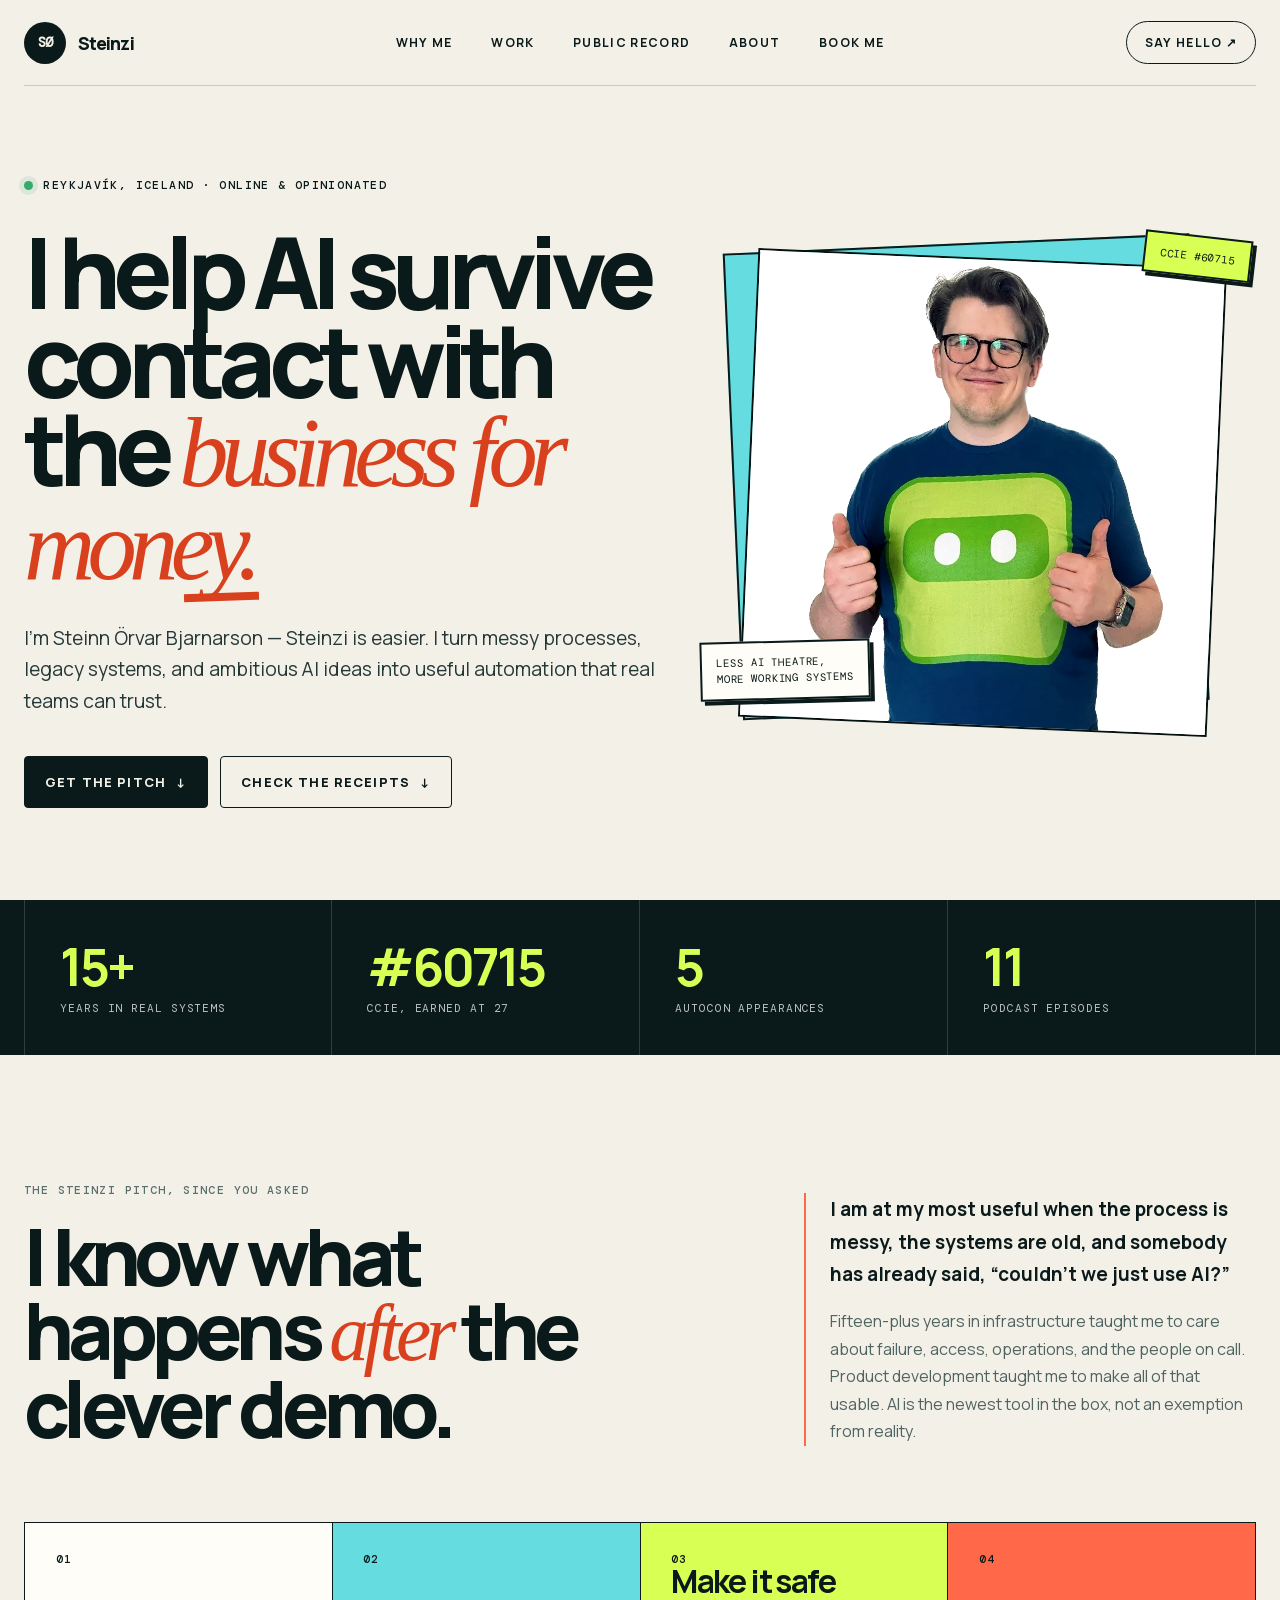
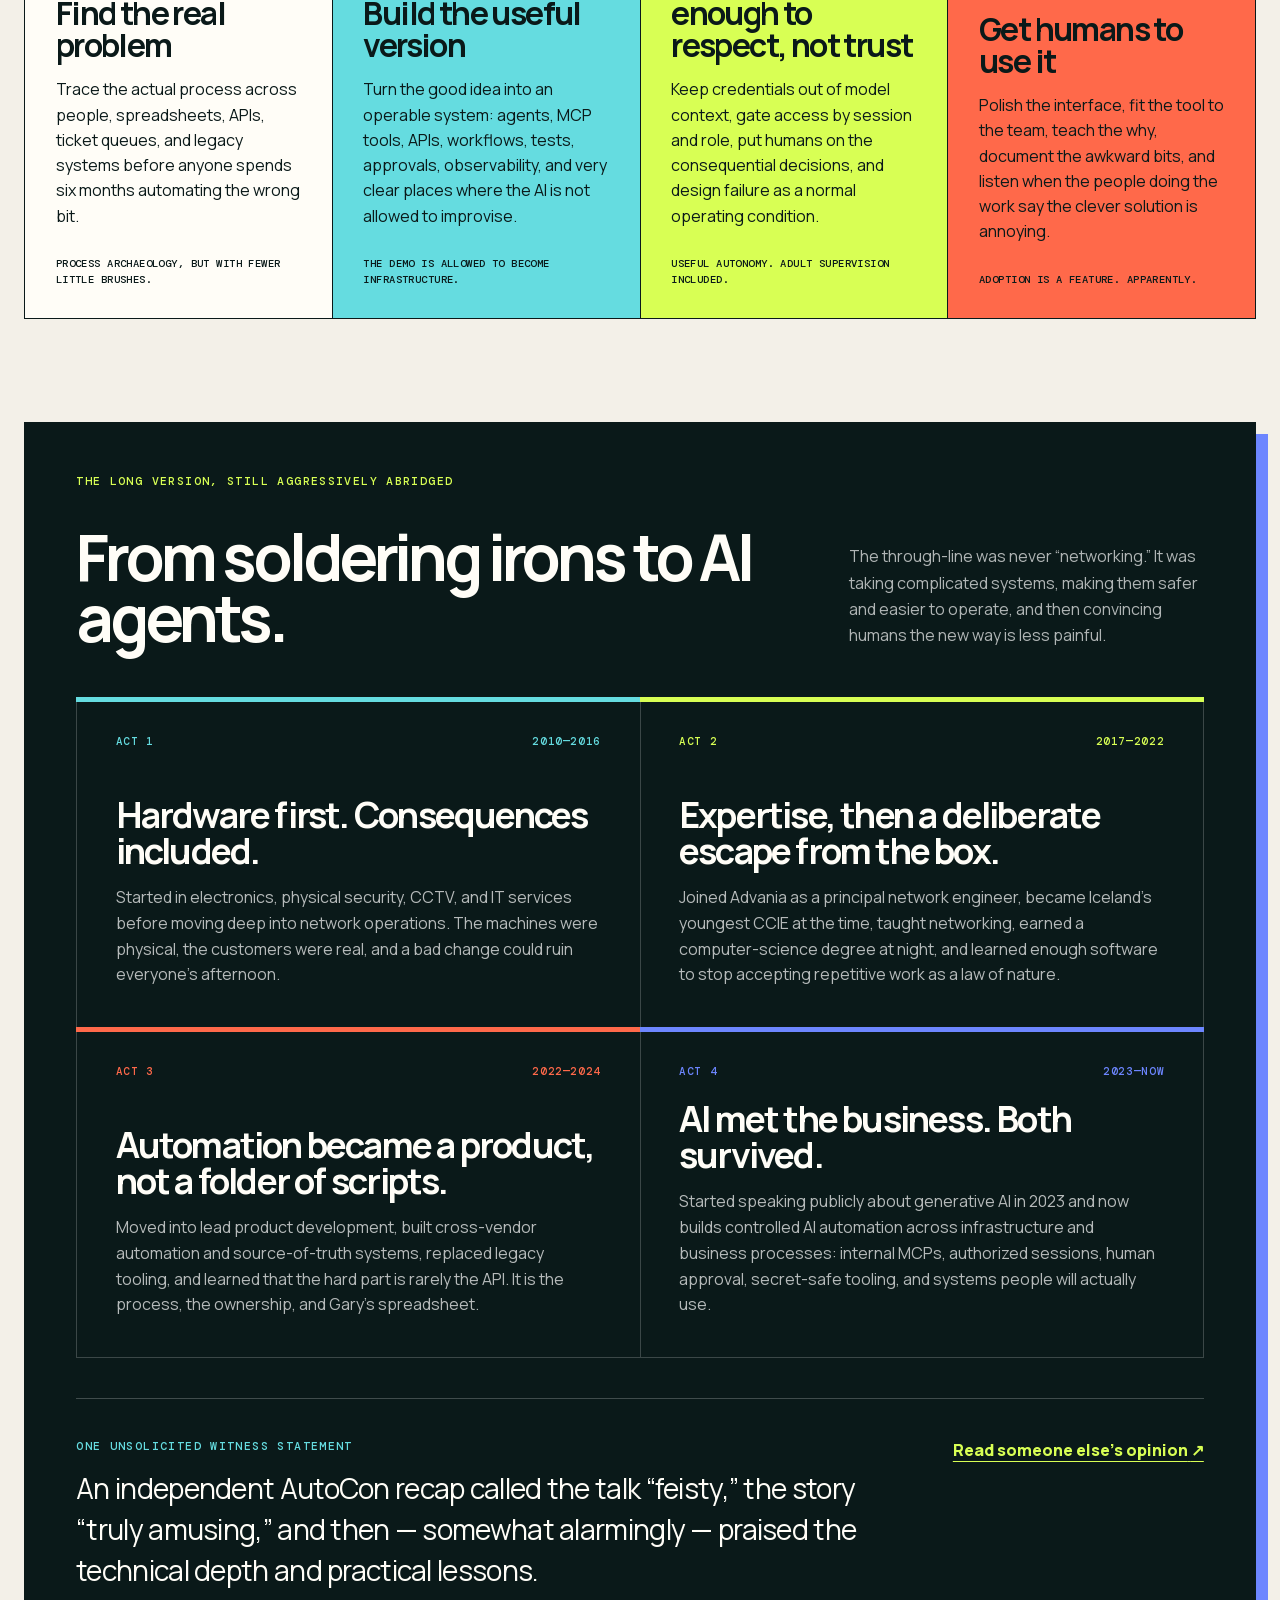
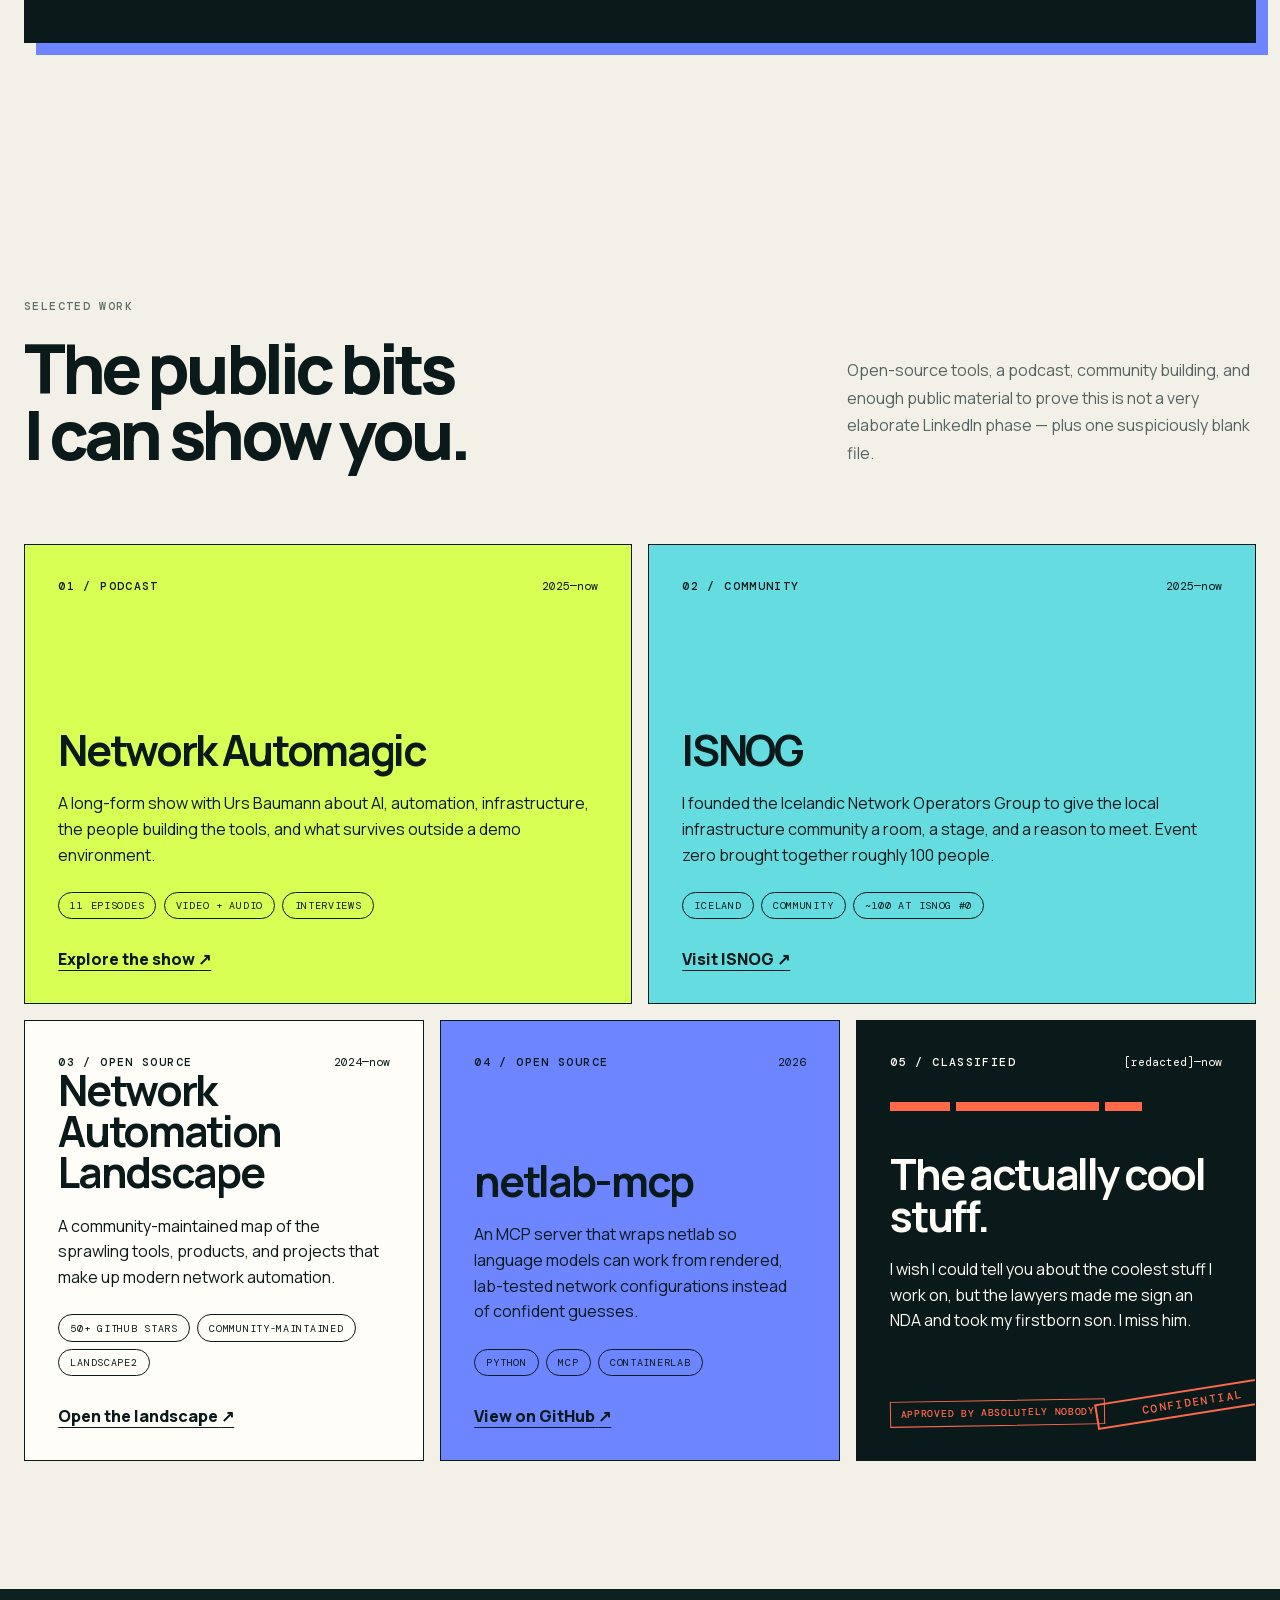
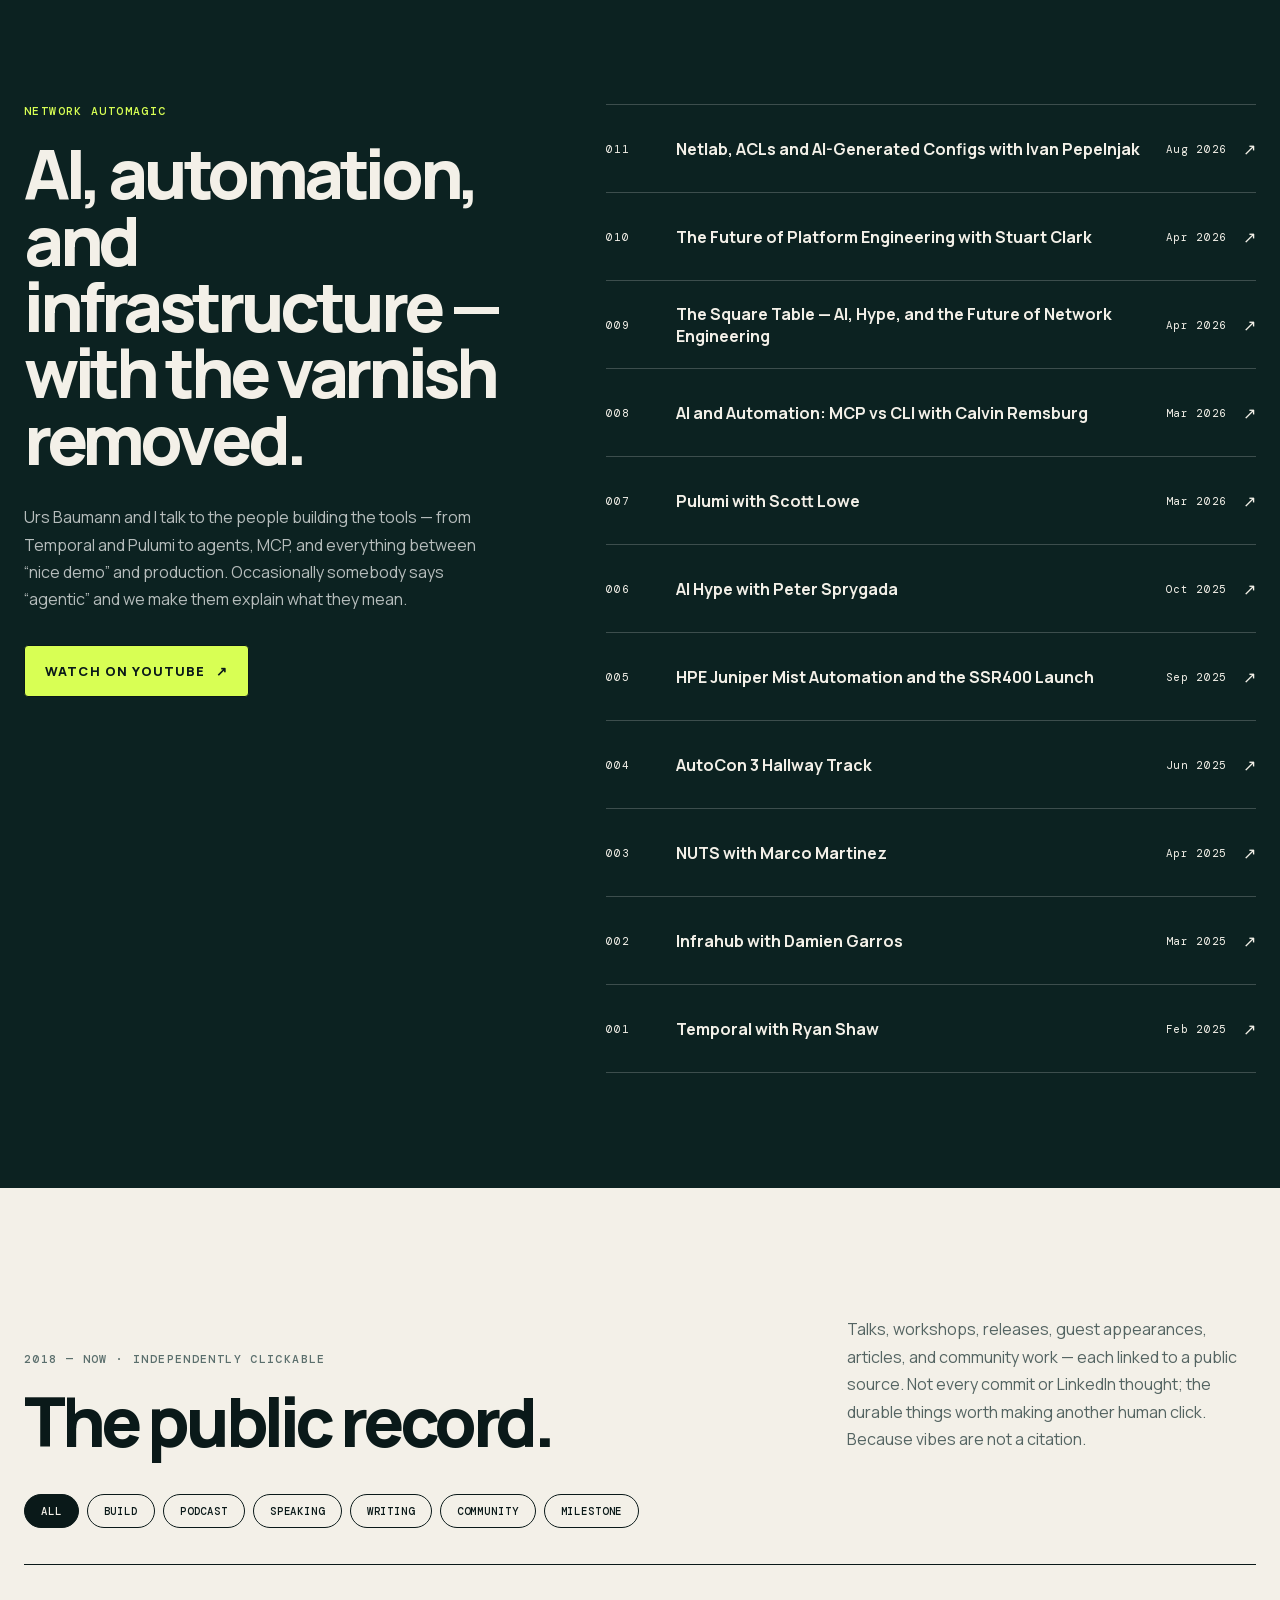
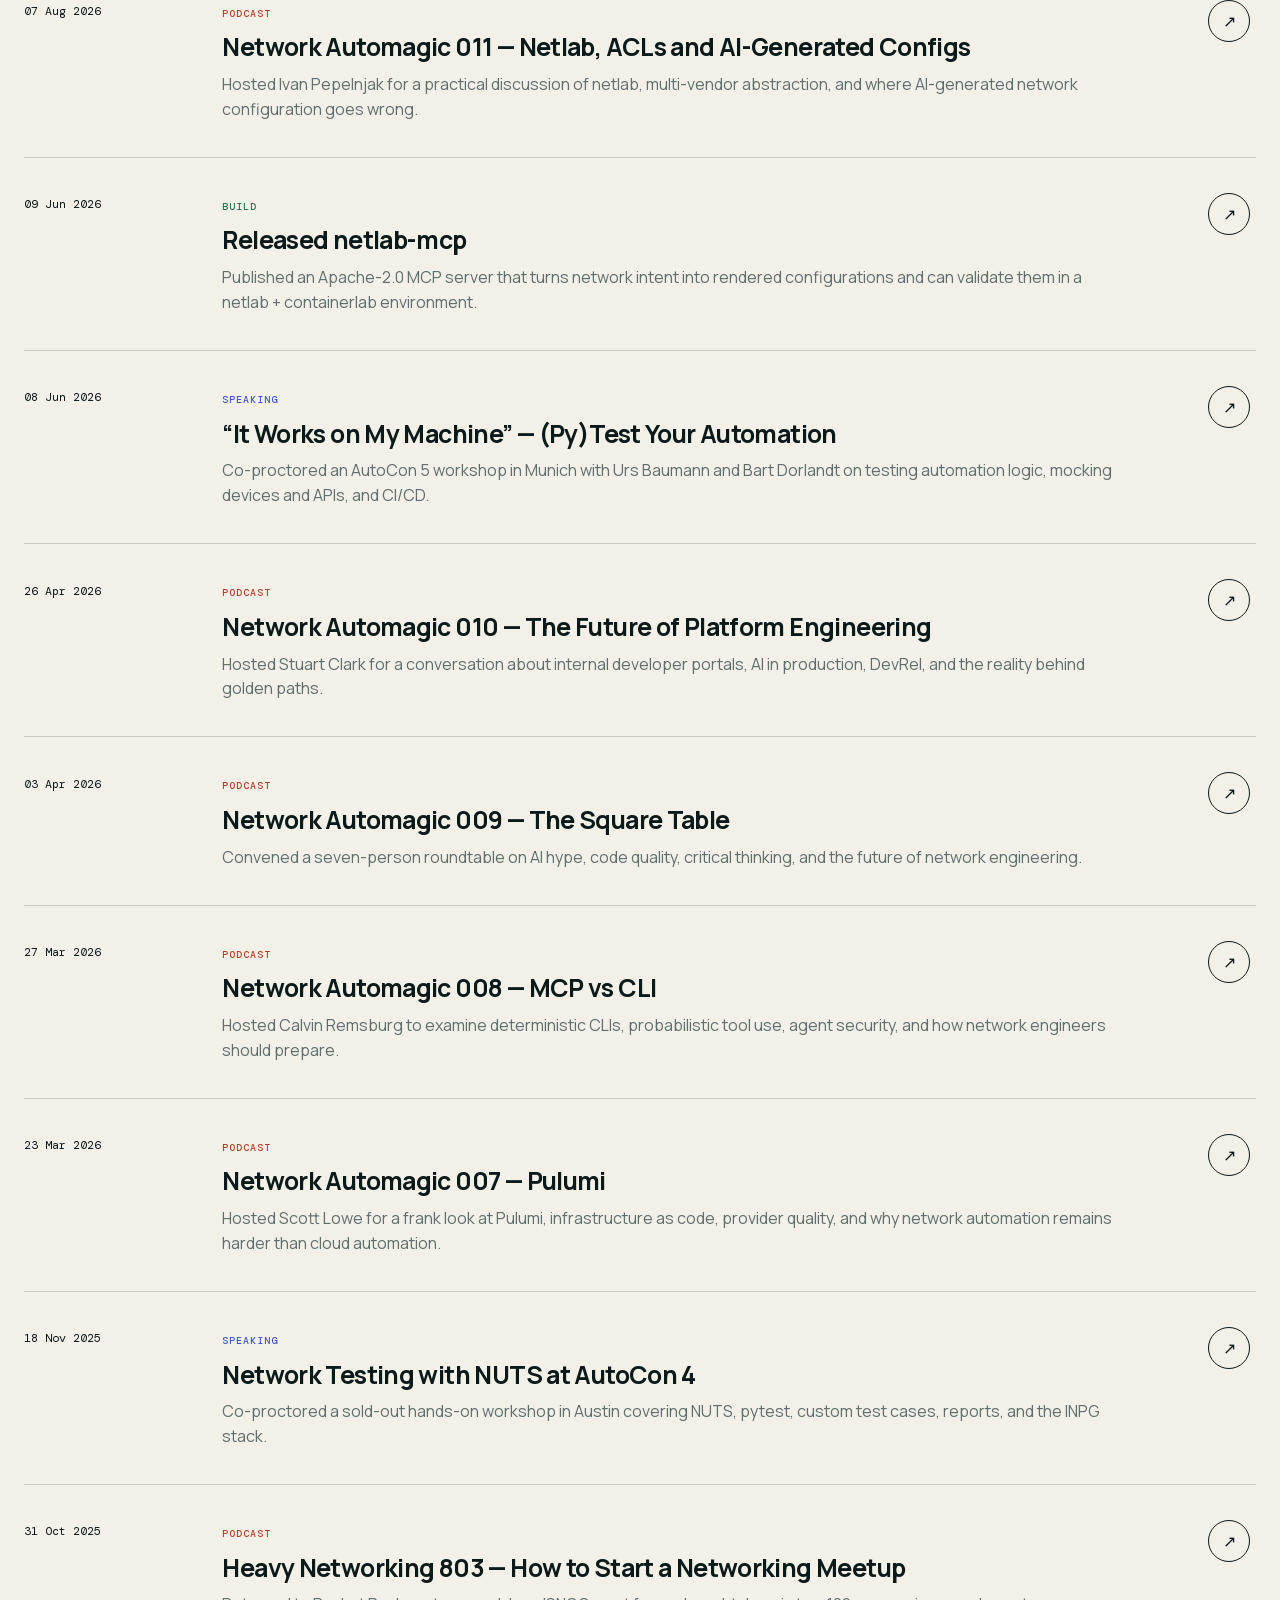
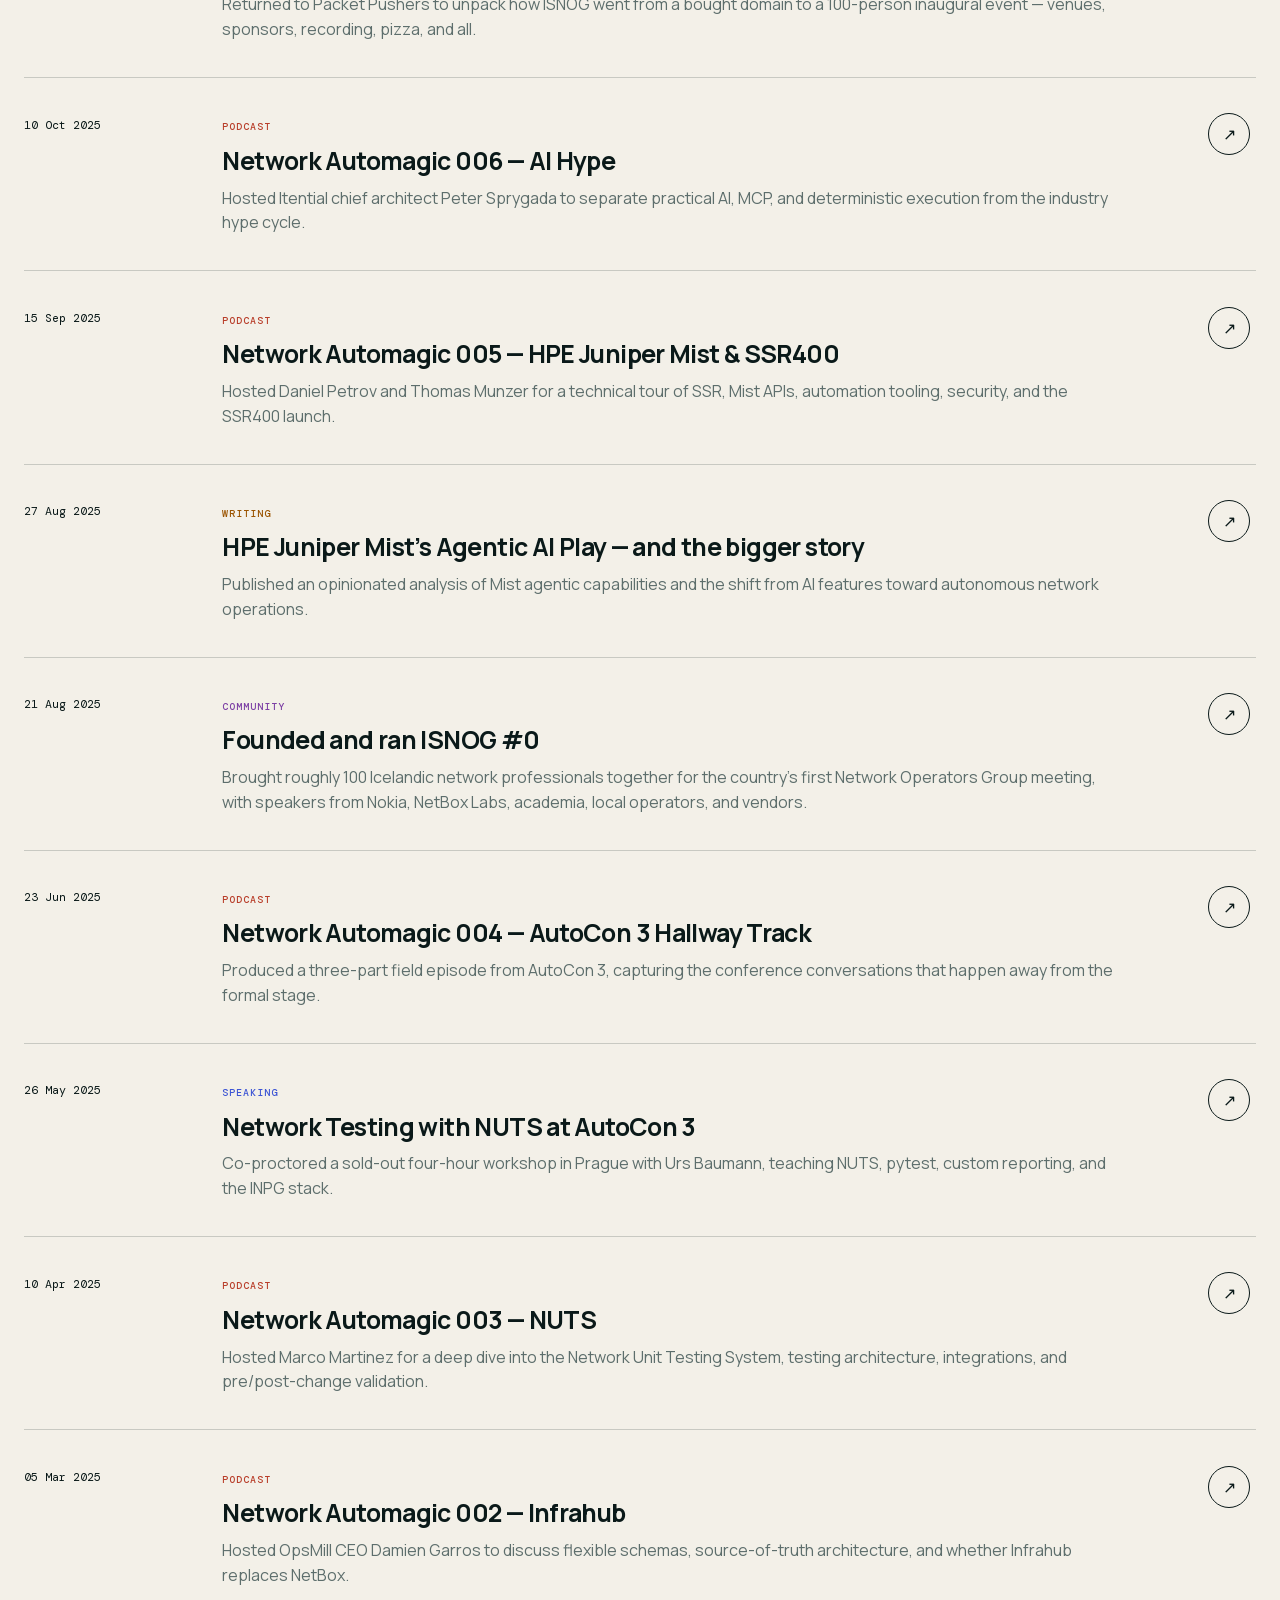
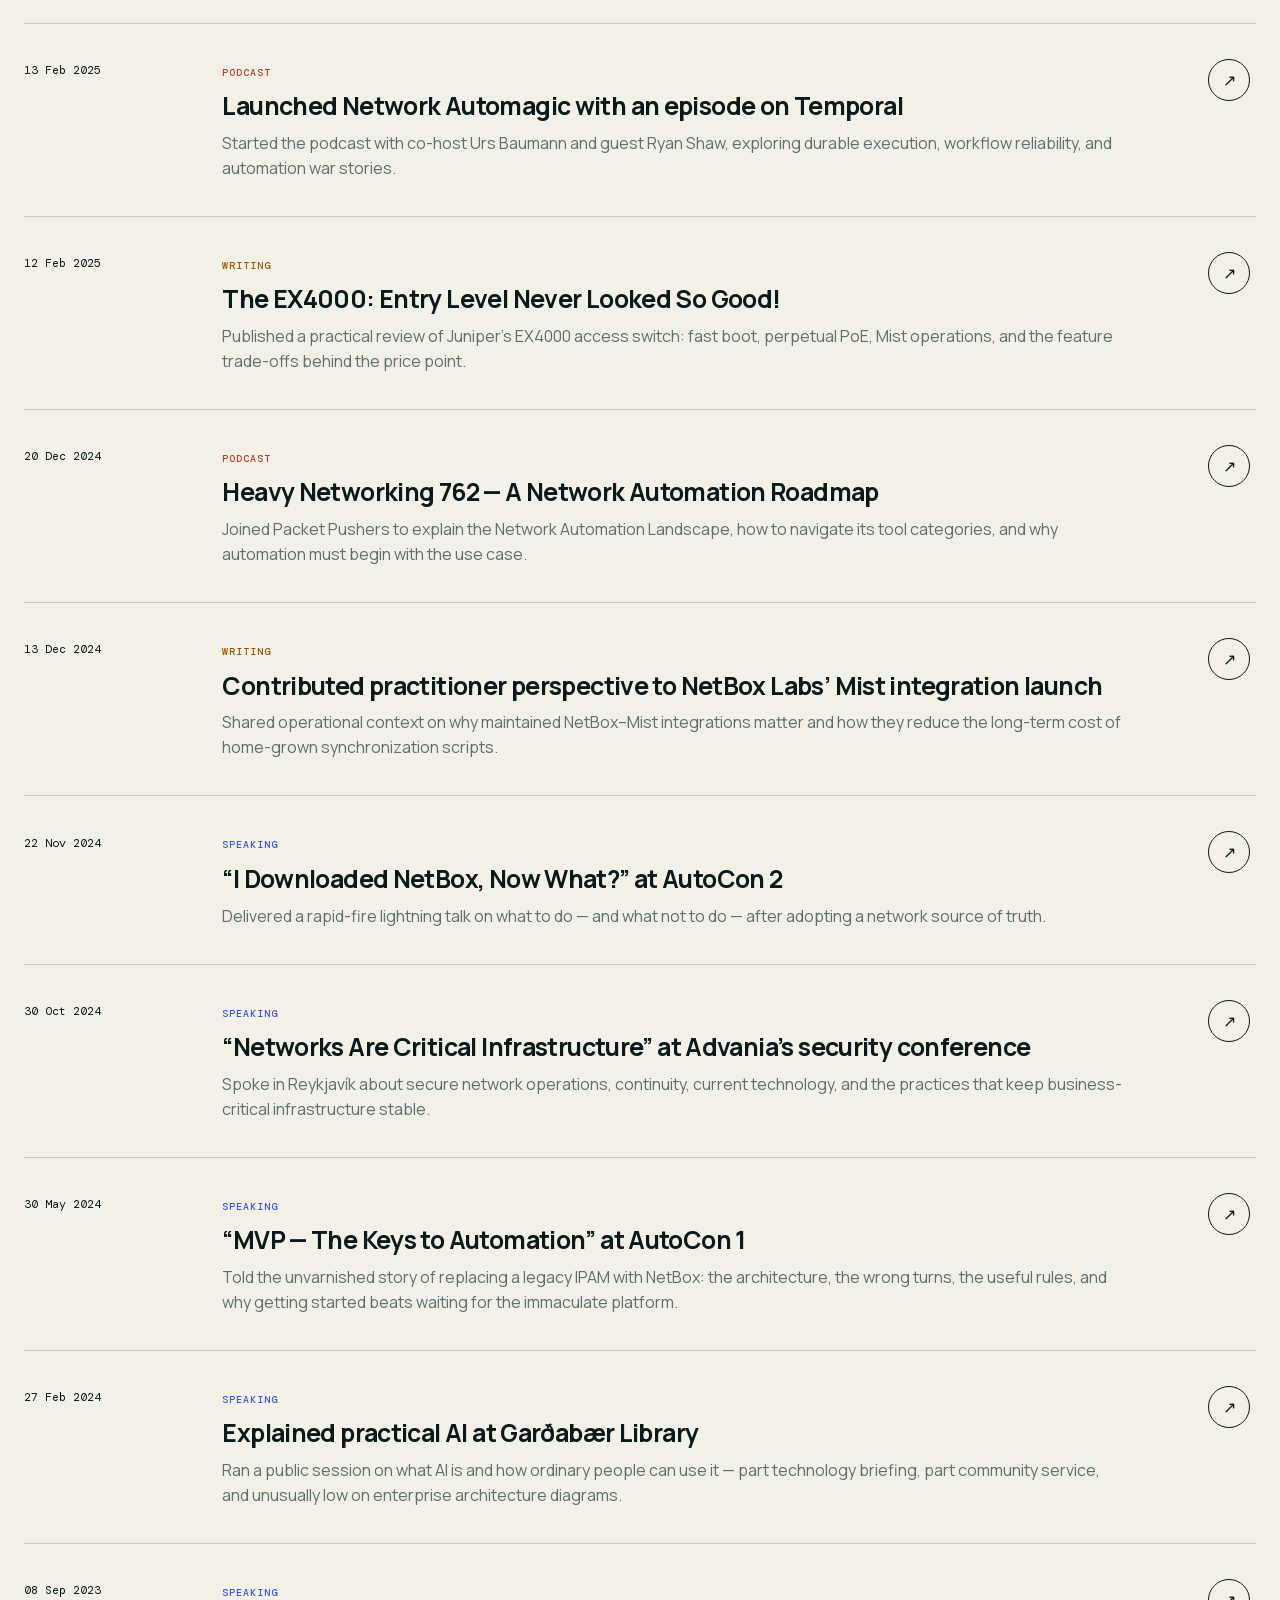
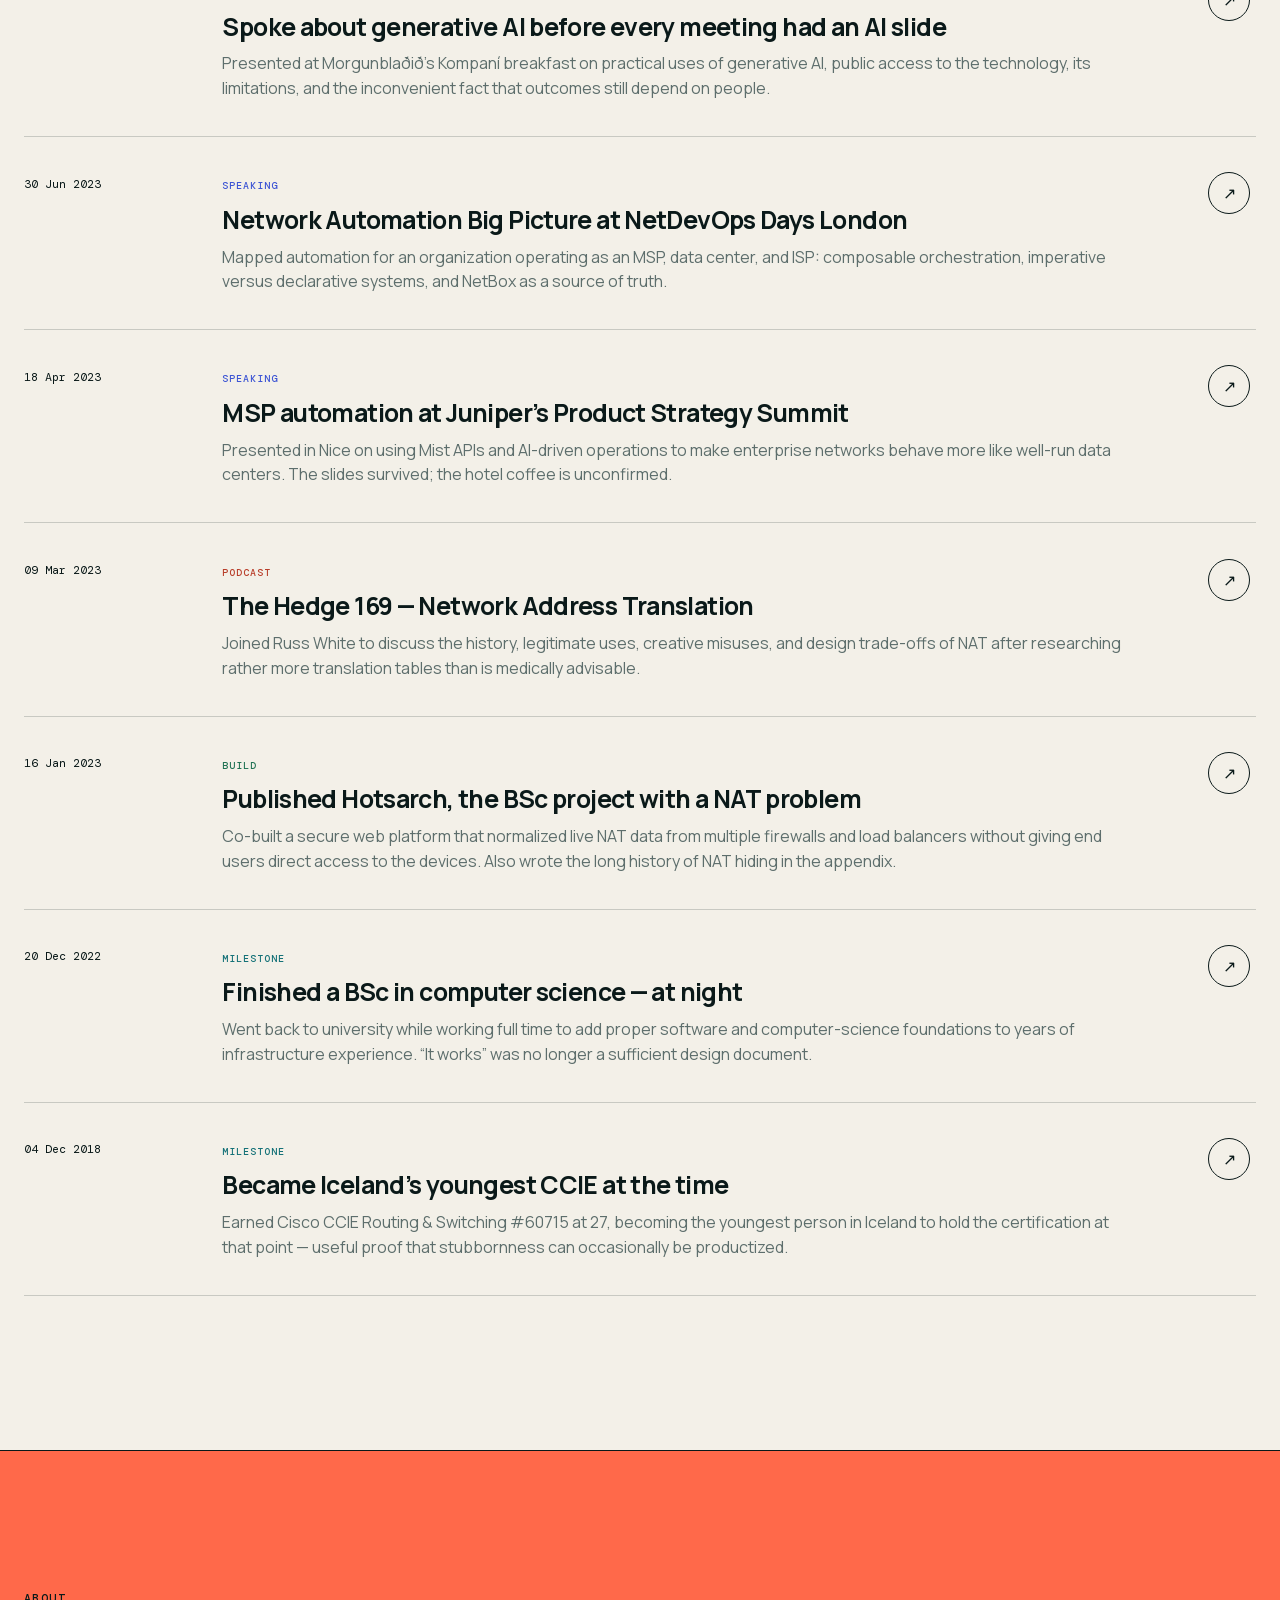
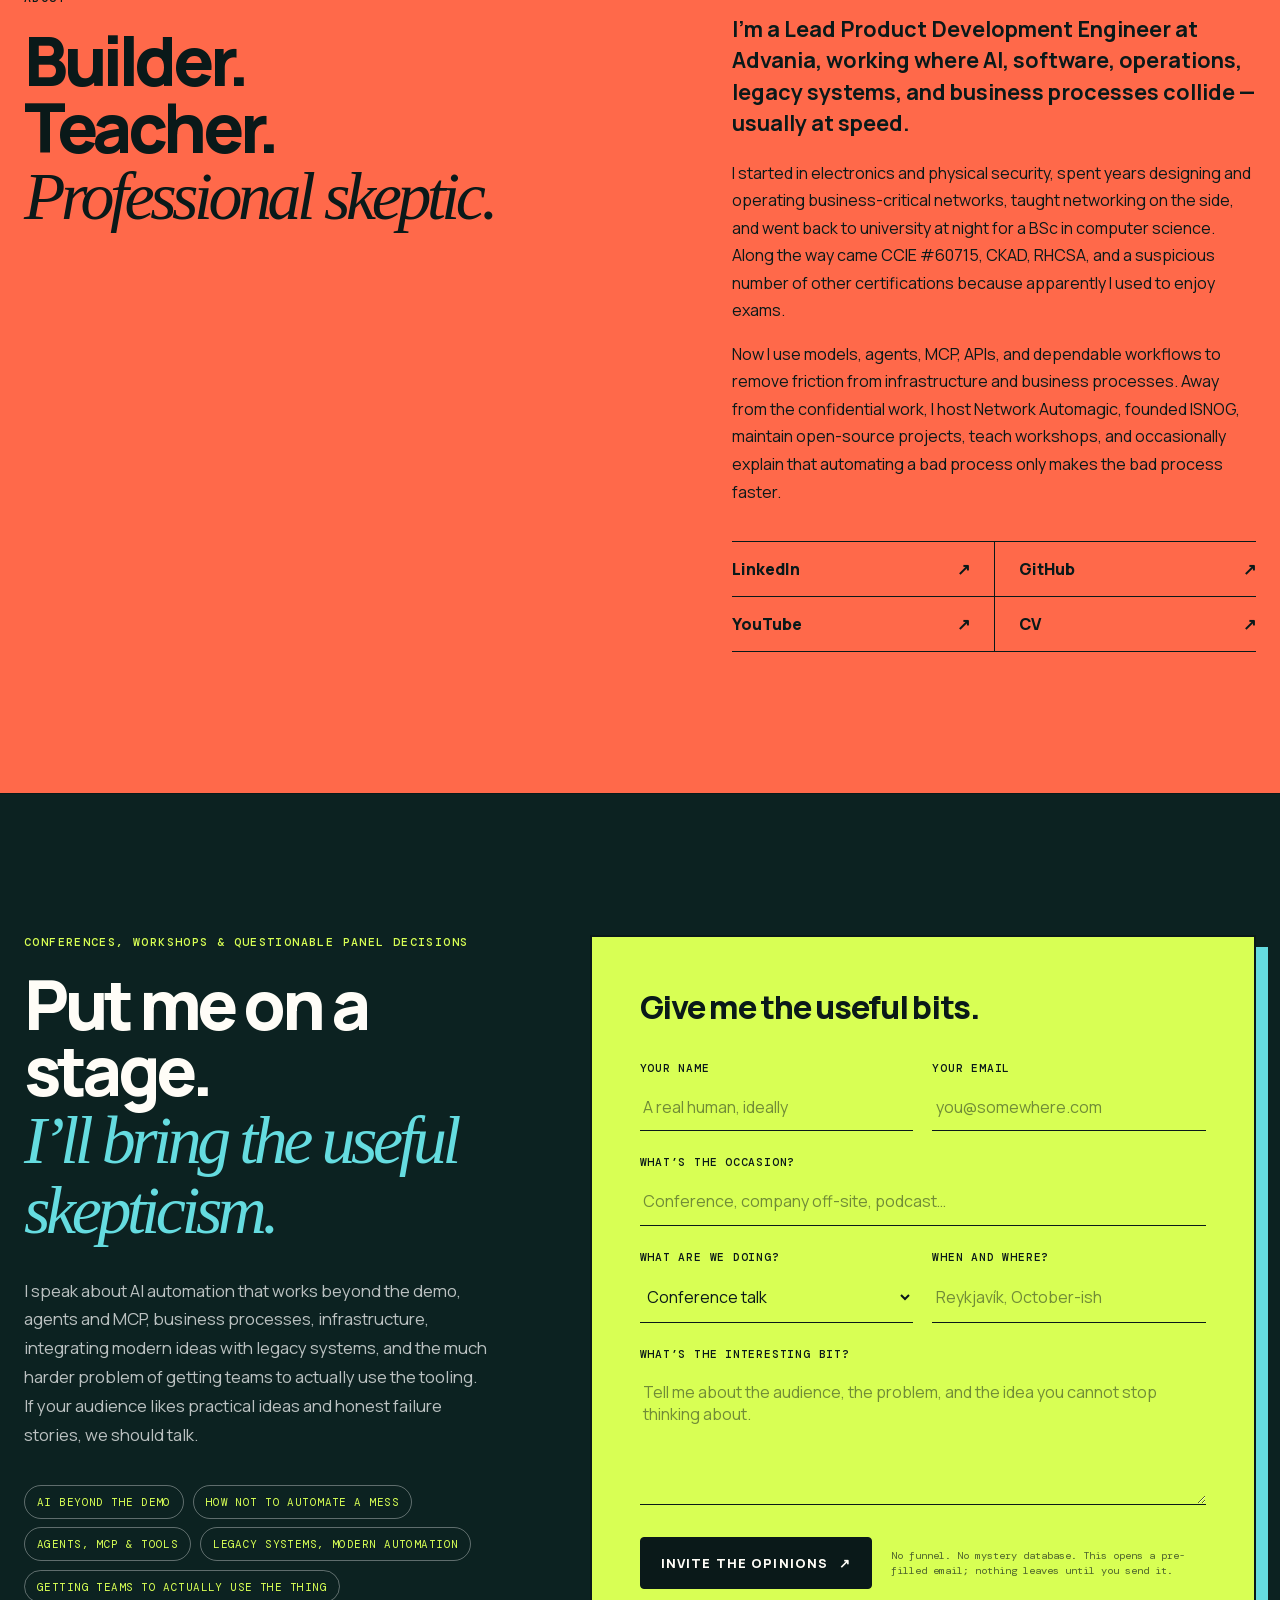
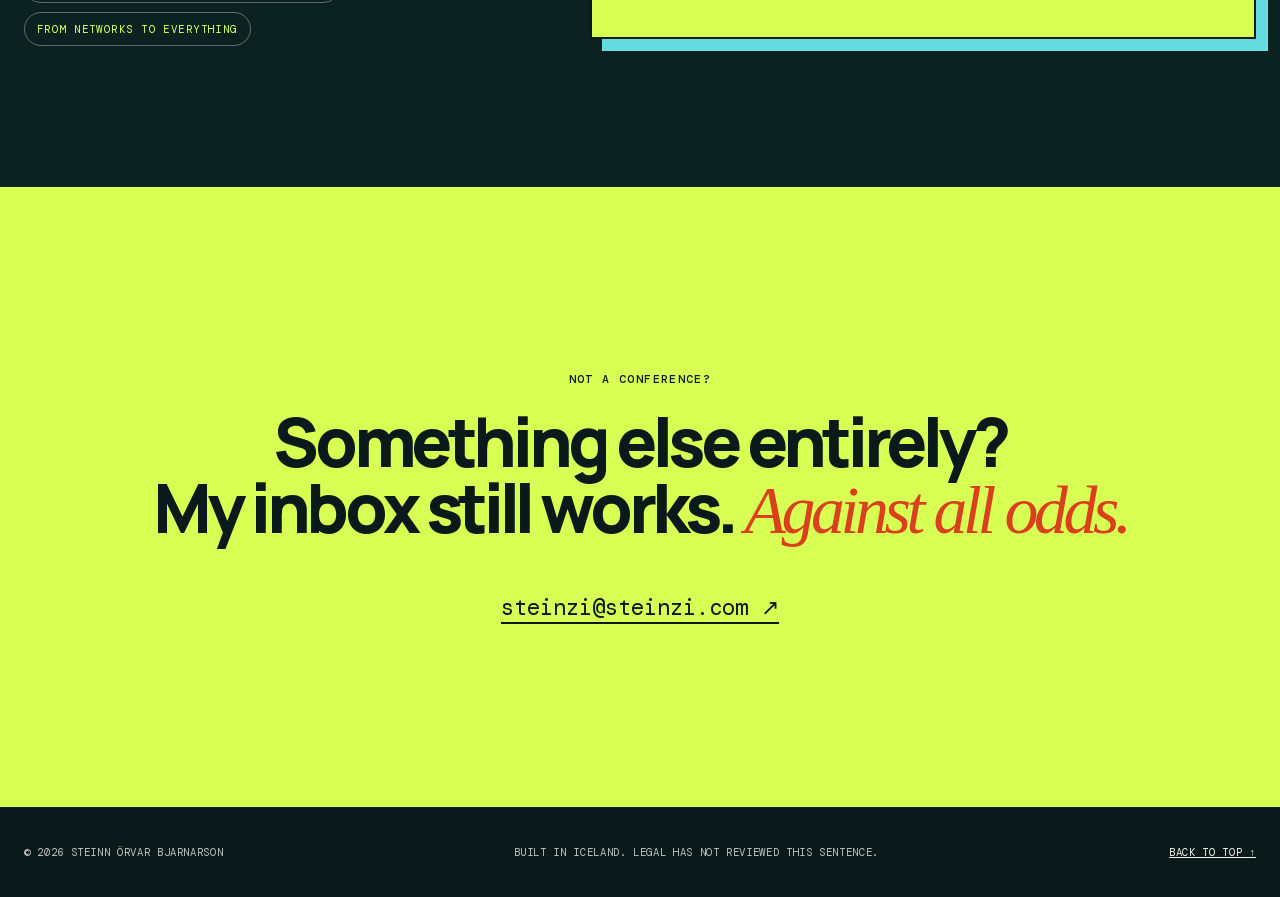
<file: index.html>
<!DOCTYPE html><html lang="en"><head><meta charset="utf-8"><meta name="viewport" content="width=device-width,initial-scale=1"><meta name="theme-color" content="#0a1919"><title>Steinzi — AI automation builder, operator &amp; speaker</title><link rel="preload" as="font" type="font/woff2" href="/fonts/manrope-latin.woff2" crossorigin=""><style>@font-face{font-family:Manrope;font-style:normal;font-weight:400 800;font-display:swap;src:url(/fonts/manrope-latin.woff2) format('woff2');unicode-range:U+0000-00FF,U+0131,U+0152-0153,U+02BB-02BC,U+02C6,U+02DA,U+02DC,U+0304,U+0308,U+0329,U+2000-206F,U+20AC,U+2122,U+2191,U+2193,U+2212,U+2215,U+FEFF,U+FFFD}@font-face{font-family:'DM Mono';font-style:normal;font-weight:300;font-display:swap;src:url(/fonts/dm-mono-300-latin.woff2) format('woff2');unicode-range:U+0000-00FF,U+0131,U+0152-0153,U+02BB-02BC,U+02C6,U+02DA,U+02DC,U+0304,U+0308,U+0329,U+2000-206F,U+20AC,U+2122,U+2191,U+2193,U+2212,U+2215,U+FEFF,U+FFFD}@font-face{font-family:'DM Mono';font-style:normal;font-weight:400;font-display:swap;src:url(/fonts/dm-mono-400-latin.woff2) format('woff2');unicode-range:U+0000-00FF,U+0131,U+0152-0153,U+02BB-02BC,U+02C6,U+02DA,U+02DC,U+0304,U+0308,U+0329,U+2000-206F,U+20AC,U+2122,U+2191,U+2193,U+2212,U+2215,U+FEFF,U+FFFD}@font-face{font-family:'DM Mono';font-style:normal;font-weight:500;font-display:swap;src:url(/fonts/dm-mono-500-latin.woff2) format('woff2');unicode-range:U+0000-00FF,U+0131,U+0152-0153,U+02BB-02BC,U+02C6,U+02DA,U+02DC,U+0304,U+0308,U+0329,U+2000-206F,U+20AC,U+2122,U+2191,U+2193,U+2212,U+2215,U+FEFF,U+FFFD}</style><link rel="preload" as="image" href="/steinn.webp" fetchpriority="high"><link rel="icon" href="/favicon.ico"><link rel="apple-touch-icon" href="/apple-touch-icon.png"><link rel="manifest" href="/manifest.json"><link rel="canonical" href="https://steinzi.com/"><meta name="description" content="Steinn Örvar Bjarnarson (Steinzi) builds AI automation that survives legacy systems, security requirements, real teams, and the business."><meta name="author" content="Steinn Örvar Bjarnarson"><meta name="robots" content="index, follow, max-image-preview:large, max-snippet:-1"><meta property="og:title" content="Steinzi — AI automation that survives the business"><meta property="og:description" content="Fifteen-plus years of infrastructure, software, automation, teaching, and useful skepticism — now pointed at AI and business processes."><meta property="og:type" content="website"><meta property="og:url" content="https://steinzi.com/"><meta property="og:image" content="https://steinzi.com/og-image.jpg"><meta property="og:image:width" content="1200"><meta property="og:image:height" content="675"><meta property="og:image:alt" content="Slide reading: Less AI theatre. More working systems. steinzi.com"><meta property="og:site_name" content="Steinzi"><meta property="og:locale" content="en_US"><meta name="twitter:card" content="summary_large_image"><meta name="twitter:title" content="Steinzi — AI automation that survives the business"><meta name="twitter:description" content="Fifteen-plus years of infrastructure, software, automation, teaching, and useful skepticism — now pointed at AI and business processes."><meta name="twitter:image" content="https://steinzi.com/og-image.jpg"><script type="application/ld+json">{
      "@context": "https://schema.org",
      "@graph": [
        {
          "@type": "WebSite",
          "url": "https://steinzi.com/",
          "name": "Steinzi",
          "alternateName": "steinzi.com"
        },
        {
          "@type": "ProfilePage",
          "url": "https://steinzi.com/",
          "mainEntity": { "@id": "https://steinzi.com/#person" }
        },
        {
          "@type": "Person",
          "@id": "https://steinzi.com/#person",
          "name": "Steinn Örvar Bjarnarson",
          "alternateName": "Steinzi",
          "url": "https://steinzi.com/",
          "image": "https://steinzi.com/steinn.jpeg",
          "jobTitle": "Lead Product Development Engineer",
          "worksFor": {
            "@type": "Organization",
            "name": "Advania",
            "url": "https://advania.is"
          },
          "address": {
            "@type": "PostalAddress",
            "addressLocality": "Reykjavík",
            "addressCountry": "IS"
          },
          "knowsAbout": [
            "AI automation",
            "Model Context Protocol (MCP)",
            "Network automation",
            "IT infrastructure",
            "Business process automation"
          ],
          "sameAs": [
            "https://www.linkedin.com/in/steinn-%C3%B6rvar-a3436613b/",
            "https://github.com/steinzi",
            "https://www.youtube.com/@networkautomagic"
          ]
        }
      ]
    }</script><script defer="defer" src="/static/js/main.378fb113.js"></script><link href="/static/css/main.f8a16e87.css" rel="stylesheet"></head><body><noscript>This page works without JavaScript; the activity filters and the booking form need it.</noscript><div id="root"><div class="site-shell"><a class="skip-link" href="#main">Skip to content</a><header class="site-header"><a class="wordmark" href="#top"><span class="wordmark__mark">SØ</span><span>Steinzi</span></a><nav aria-label="Primary navigation"><a href="#why">Why me</a><a href="#work">Work</a><a href="#record">Public record</a><a href="#about">About</a><a href="#book">Book me</a></nav><a class="header-cta" href="mailto:steinzi@steinzi.com" target="_blank" rel="noreferrer ">Say hello<!-- --> <span aria-hidden="true">↗</span></a></header><main id="main"><section class="hero" id="top"><div class="hero__copy"><p class="kicker"><span class="status-dot"></span> Reykjavík, Iceland · online &amp; opinionated</p><h1>I help AI survive contact with the <em>business for money.</em></h1><p class="hero__lede">I’m Steinn Örvar Bjarnarson — Steinzi is easier. I turn messy processes, legacy systems, and ambitious AI ideas into useful automation that real teams can trust.</p><div class="hero__actions"><a class="button button--primary" href="#why">Get the pitch <span aria-hidden="true">↓</span></a><a class="button button--ghost" href="#record">Check the receipts <span aria-hidden="true">↓</span></a></div></div><div class="hero__visual"><div class="portrait-frame"><img src="/steinn.webp" alt="Portrait of Steinn Örvar Bjarnarson, smiling with two thumbs up" width="800" height="800" decoding="async"><span class="portrait-note portrait-note--top">CCIE #60715</span><span class="portrait-note portrait-note--bottom">less AI theatre,<br>more working systems</span></div></div></section><section class="signal-strip" aria-label="Career highlights at a glance"><div><strong>15+</strong><span>years in real systems</span></div><div><strong>#60715</strong><span>CCIE, earned at 27</span></div><div><strong>5</strong><span>AutoCon appearances</span></div><div><strong>11</strong><span>podcast episodes</span></div></section><section class="pitch section" id="why"><div class="pitch__intro"><div><p class="eyebrow">The Steinzi pitch, since you asked</p><h2>I know what happens <em>after</em> the clever demo.</h2></div><div class="pitch__summary"><p>I am at my most useful when the process is messy, the systems are old, and somebody has already said, “couldn’t we just use AI?”</p><p>Fifteen-plus years in infrastructure taught me to care about failure, access, operations, and the people on call. Product development taught me to make all of that usable. AI is the newest tool in the box, not an exemption from reality.</p></div></div><div class="capability-grid"><article class="capability"><span class="capability__number">01</span><h3>Find the real problem</h3><p>Trace the actual process across people, spreadsheets, APIs, ticket queues, and legacy systems before anyone spends six months automating the wrong bit.</p><strong>Process archaeology, but with fewer little brushes.</strong></article><article class="capability"><span class="capability__number">02</span><h3>Build the useful version</h3><p>Turn the good idea into an operable system: agents, MCP tools, APIs, workflows, tests, approvals, observability, and very clear places where the AI is not allowed to improvise.</p><strong>The demo is allowed to become infrastructure.</strong></article><article class="capability"><span class="capability__number">03</span><h3>Make it safe enough to respect, not trust</h3><p>Keep credentials out of model context, gate access by session and role, put humans on the consequential decisions, and design failure as a normal operating condition.</p><strong>Useful autonomy. Adult supervision included.</strong></article><article class="capability"><span class="capability__number">04</span><h3>Get humans to use it</h3><p>Polish the interface, fit the tool to the team, teach the why, document the awkward bits, and listen when the people doing the work say the clever solution is annoying.</p><strong>Adoption is a feature. Apparently.</strong></article></div><div class="career"><div class="career__heading"><p class="eyebrow">The long version, still aggressively abridged</p><h3>From soldering irons to AI agents.</h3><p>The through-line was never “networking.” It was taking complicated systems, making them safer and easier to operate, and then convincing humans the new way is less painful.</p></div><div class="career__chapters"><article class="career-chapter career-chapter--cyan"><div class="career-chapter__meta"><span>Act <!-- -->1</span><time>2010—2016</time></div><h4>Hardware first. Consequences included.</h4><p>Started in electronics, physical security, CCTV, and IT services before moving deep into network operations. The machines were physical, the customers were real, and a bad change could ruin everyone’s afternoon.</p></article><article class="career-chapter career-chapter--acid"><div class="career-chapter__meta"><span>Act <!-- -->2</span><time>2017—2022</time></div><h4>Expertise, then a deliberate escape from the box.</h4><p>Joined Advania as a principal network engineer, became Iceland’s youngest CCIE at the time, taught networking, earned a computer-science degree at night, and learned enough software to stop accepting repetitive work as a law of nature.</p></article><article class="career-chapter career-chapter--orange"><div class="career-chapter__meta"><span>Act <!-- -->3</span><time>2022—2024</time></div><h4>Automation became a product, not a folder of scripts.</h4><p>Moved into lead product development, built cross-vendor automation and source-of-truth systems, replaced legacy tooling, and learned that the hard part is rarely the API. It is the process, the ownership, and Gary’s spreadsheet.</p></article><article class="career-chapter career-chapter--blue"><div class="career-chapter__meta"><span>Act <!-- -->4</span><time>2023—now</time></div><h4>AI met the business. Both survived.</h4><p>Started speaking publicly about generative AI in 2023 and now builds controlled AI automation across infrastructure and business processes: internal MCPs, authorized sessions, human approval, secret-safe tooling, and systems people will actually use.</p></article></div><aside class="career__review"><div><p class="eyebrow">One unsolicited witness statement</p><blockquote>An independent AutoCon recap called the talk “feisty,” the story “truly amusing,” and then — somewhat alarmingly — praised the technical depth and practical lessons.</blockquote></div><a class="text-link" href="https://codilime.com/news/autocon1-conference-summary/" target="_blank" rel="noreferrer ">Read someone else’s opinion<!-- --> <span aria-hidden="true">↗</span></a></aside></div></section><section class="section" id="work"><div class="section-heading"><div><p class="eyebrow">Selected work</p><h2>The public bits<br>I can show you.</h2></div><p>Open-source tools, a podcast, community building, and enough public material to prove this is not a very elaborate LinkedIn phase — plus one suspiciously blank file.</p></div><div class="project-grid"><article class="project-card project-card--acid"><div class="project-card__topline"><span class="eyebrow">0<!-- -->1<!-- --> / <!-- -->Podcast</span><span class="project-card__year">2025—now</span></div><h3>Network Automagic</h3><p>A long-form show with Urs Baumann about AI, automation, infrastructure, the people building the tools, and what survives outside a demo environment.</p><div class="tag-row" aria-label="Network Automagic topics"><span class="tag">11 episodes</span><span class="tag">video + audio</span><span class="tag">interviews</span></div><a class="text-link" href="https://networkautomagic.net" target="_blank" rel="noreferrer ">Explore the show<!-- --> <span aria-hidden="true">↗</span></a></article><article class="project-card project-card--cyan"><div class="project-card__topline"><span class="eyebrow">0<!-- -->2<!-- --> / <!-- -->Community</span><span class="project-card__year">2025—now</span></div><h3>ISNOG</h3><p>I founded the Icelandic Network Operators Group to give the local infrastructure community a room, a stage, and a reason to meet. Event zero brought together roughly 100 people.</p><div class="tag-row" aria-label="ISNOG topics"><span class="tag">Iceland</span><span class="tag">community</span><span class="tag">~100 at ISNOG #0</span></div><a class="text-link" href="https://isnog.is" target="_blank" rel="noreferrer ">Visit ISNOG<!-- --> <span aria-hidden="true">↗</span></a></article><article class="project-card project-card--paper"><div class="project-card__topline"><span class="eyebrow">0<!-- -->3<!-- --> / <!-- -->Open source</span><span class="project-card__year">2024—now</span></div><h3>Network Automation Landscape</h3><p>A community-maintained map of the sprawling tools, products, and projects that make up modern network automation.</p><div class="tag-row" aria-label="Network Automation Landscape topics"><span class="tag">50+ GitHub stars</span><span class="tag">community-maintained</span><span class="tag">landscape2</span></div><a class="text-link" href="https://steinzi.com/network-automation-landscape/" target="_blank" rel="noreferrer ">Open the landscape<!-- --> <span aria-hidden="true">↗</span></a></article><article class="project-card project-card--blue"><div class="project-card__topline"><span class="eyebrow">0<!-- -->4<!-- --> / <!-- -->Open source</span><span class="project-card__year">2026</span></div><h3>netlab-mcp</h3><p>An MCP server that wraps netlab so language models can work from rendered, lab-tested network configurations instead of confident guesses.</p><div class="tag-row" aria-label="netlab-mcp topics"><span class="tag">Python</span><span class="tag">MCP</span><span class="tag">containerlab</span></div><a class="text-link" href="https://github.com/steinzi/netlab-mcp" target="_blank" rel="noreferrer ">View on GitHub<!-- --> <span aria-hidden="true">↗</span></a></article><article class="project-card classified-card"><div class="project-card__topline"><span class="eyebrow">05 / Classified</span><span class="project-card__year">[redacted]—now</span></div><div class="classified-card__bars" aria-hidden="true"><span></span><span></span><span></span></div><h3>The actually cool stuff.</h3><p>I wish I could tell you about the coolest stuff I work on, but the lawyers made me sign an NDA and took my firstborn son. I miss him.</p><span class="classified-card__stamp">Approved by absolutely nobody</span></article></div></section><section class="podcast-feature"><div class="podcast-feature__intro"><p class="eyebrow">Network Automagic</p><h2>AI, automation, and infrastructure —<br>with the varnish removed.</h2><p>Urs Baumann and I talk to the people building the tools — from Temporal and Pulumi to agents, MCP, and everything between “nice demo” and production. Occasionally somebody says “agentic” and we make them explain what they mean.</p><a class="button button--light" href="https://www.youtube.com/@networkautomagic" target="_blank" rel="noreferrer ">Watch on YouTube<!-- --> <span aria-hidden="true">↗</span></a></div><div class="episode-list"><a class="episode" href="https://networkautomagic.net/podcast/na011/" target="_blank" rel="noreferrer "><span class="episode__number">011</span><span class="episode__title">Netlab, ACLs and AI-Generated Configs with Ivan Pepelnjak</span><time datetime="2026-08-07">Aug 2026</time> <span aria-hidden="true">↗</span></a><a class="episode" href="https://networkautomagic.net/podcast/na010/" target="_blank" rel="noreferrer "><span class="episode__number">010</span><span class="episode__title">The Future of Platform Engineering with Stuart Clark</span><time datetime="2026-04-26">Apr 2026</time> <span aria-hidden="true">↗</span></a><a class="episode" href="https://networkautomagic.net/podcast/na009/" target="_blank" rel="noreferrer "><span class="episode__number">009</span><span class="episode__title">The Square Table — AI, Hype, and the Future of Network Engineering</span><time datetime="2026-04-03">Apr 2026</time> <span aria-hidden="true">↗</span></a><a class="episode" href="https://networkautomagic.net/podcast/na008/" target="_blank" rel="noreferrer "><span class="episode__number">008</span><span class="episode__title">AI and Automation: MCP vs CLI with Calvin Remsburg</span><time datetime="2026-03-27">Mar 2026</time> <span aria-hidden="true">↗</span></a><a class="episode" href="https://networkautomagic.net/podcast/na007/" target="_blank" rel="noreferrer "><span class="episode__number">007</span><span class="episode__title">Pulumi with Scott Lowe</span><time datetime="2026-03-23">Mar 2026</time> <span aria-hidden="true">↗</span></a><a class="episode" href="https://networkautomagic.net/podcast/na006/" target="_blank" rel="noreferrer "><span class="episode__number">006</span><span class="episode__title">AI Hype with Peter Sprygada</span><time datetime="2025-10-10">Oct 2025</time> <span aria-hidden="true">↗</span></a><a class="episode" href="https://networkautomagic.net/podcast/na005/" target="_blank" rel="noreferrer "><span class="episode__number">005</span><span class="episode__title">HPE Juniper Mist Automation and the SSR400 Launch</span><time datetime="2025-09-15">Sep 2025</time> <span aria-hidden="true">↗</span></a><a class="episode" href="https://networkautomagic.net/podcast/na004/" target="_blank" rel="noreferrer "><span class="episode__number">004</span><span class="episode__title">AutoCon 3 Hallway Track</span><time datetime="2025-06-23">Jun 2025</time> <span aria-hidden="true">↗</span></a><a class="episode" href="https://networkautomagic.net/podcast/na003/" target="_blank" rel="noreferrer "><span class="episode__number">003</span><span class="episode__title">NUTS with Marco Martinez</span><time datetime="2025-04-10">Apr 2025</time> <span aria-hidden="true">↗</span></a><a class="episode" href="https://networkautomagic.net/podcast/na002/" target="_blank" rel="noreferrer "><span class="episode__number">002</span><span class="episode__title">Infrahub with Damien Garros</span><time datetime="2025-03-05">Mar 2025</time> <span aria-hidden="true">↗</span></a><a class="episode" href="https://networkautomagic.net/podcast/na001/" target="_blank" rel="noreferrer "><span class="episode__number">001</span><span class="episode__title">Temporal with Ryan Shaw</span><time datetime="2025-02-13">Feb 2025</time> <span aria-hidden="true">↗</span></a></div></section><section class="section record-section" id="record"><div class="section-heading section-heading--record"><div><p class="eyebrow">2018 — now · independently clickable</p><h2>The public record.</h2></div><p>Talks, workshops, releases, guest appearances, articles, and community work — each linked to a public source. Not every commit or LinkedIn thought; the durable things worth making another human click. Because vibes are not a citation.</p></div><div class="filters" aria-label="Filter public activity"><button class="filter is-active" type="button">All</button><button class="filter" type="button">Build</button><button class="filter" type="button">Podcast</button><button class="filter" type="button">Speaking</button><button class="filter" type="button">Writing</button><button class="filter" type="button">Community</button><button class="filter" type="button">Milestone</button></div><div class="activity-list" aria-live="polite"><article class="activity-item"><time datetime="2026-08-07">07 Aug 2026</time><div><span class="category category--podcast">Podcast</span><h3>Network Automagic 011 — Netlab, ACLs and AI-Generated Configs</h3><p>Hosted Ivan Pepelnjak for a practical discussion of netlab, multi-vendor abstraction, and where AI-generated network configuration goes wrong.</p></div><a class="activity-link" href="https://networkautomagic.net/podcast/na011/" target="_blank" rel="noreferrer "><span class="sr-only">View <!-- -->Network Automagic 011 — Netlab, ACLs and AI-Generated Configs</span> <span aria-hidden="true">↗</span></a></article><article class="activity-item"><time datetime="2026-06-09">09 Jun 2026</time><div><span class="category category--build">Build</span><h3>Released netlab-mcp</h3><p>Published an Apache-2.0 MCP server that turns network intent into rendered configurations and can validate them in a netlab + containerlab environment.</p></div><a class="activity-link" href="https://github.com/steinzi/netlab-mcp" target="_blank" rel="noreferrer "><span class="sr-only">View <!-- -->Released netlab-mcp</span> <span aria-hidden="true">↗</span></a></article><article class="activity-item"><time datetime="2026-06-08">08 Jun 2026</time><div><span class="category category--speaking">Speaking</span><h3>“It Works on My Machine” — (Py)Test Your Automation</h3><p>Co-proctored an AutoCon 5 workshop in Munich with Urs Baumann and Bart Dorlandt on testing automation logic, mocking devices and APIs, and CI/CD.</p></div><a class="activity-link" href="https://networkautomation.forum/autocon5" target="_blank" rel="noreferrer "><span class="sr-only">View <!-- -->“It Works on My Machine” — (Py)Test Your Automation</span> <span aria-hidden="true">↗</span></a></article><article class="activity-item"><time datetime="2026-04-26">26 Apr 2026</time><div><span class="category category--podcast">Podcast</span><h3>Network Automagic 010 — The Future of Platform Engineering</h3><p>Hosted Stuart Clark for a conversation about internal developer portals, AI in production, DevRel, and the reality behind golden paths.</p></div><a class="activity-link" href="https://networkautomagic.net/podcast/na010/" target="_blank" rel="noreferrer "><span class="sr-only">View <!-- -->Network Automagic 010 — The Future of Platform Engineering</span> <span aria-hidden="true">↗</span></a></article><article class="activity-item"><time datetime="2026-04-03">03 Apr 2026</time><div><span class="category category--podcast">Podcast</span><h3>Network Automagic 009 — The Square Table</h3><p>Convened a seven-person roundtable on AI hype, code quality, critical thinking, and the future of network engineering.</p></div><a class="activity-link" href="https://networkautomagic.net/podcast/na009/" target="_blank" rel="noreferrer "><span class="sr-only">View <!-- -->Network Automagic 009 — The Square Table</span> <span aria-hidden="true">↗</span></a></article><article class="activity-item"><time datetime="2026-03-27">27 Mar 2026</time><div><span class="category category--podcast">Podcast</span><h3>Network Automagic 008 — MCP vs CLI</h3><p>Hosted Calvin Remsburg to examine deterministic CLIs, probabilistic tool use, agent security, and how network engineers should prepare.</p></div><a class="activity-link" href="https://networkautomagic.net/podcast/na008/" target="_blank" rel="noreferrer "><span class="sr-only">View <!-- -->Network Automagic 008 — MCP vs CLI</span> <span aria-hidden="true">↗</span></a></article><article class="activity-item"><time datetime="2026-03-23">23 Mar 2026</time><div><span class="category category--podcast">Podcast</span><h3>Network Automagic 007 — Pulumi</h3><p>Hosted Scott Lowe for a frank look at Pulumi, infrastructure as code, provider quality, and why network automation remains harder than cloud automation.</p></div><a class="activity-link" href="https://networkautomagic.net/podcast/na007/" target="_blank" rel="noreferrer "><span class="sr-only">View <!-- -->Network Automagic 007 — Pulumi</span> <span aria-hidden="true">↗</span></a></article><article class="activity-item"><time datetime="2025-11-18">18 Nov 2025</time><div><span class="category category--speaking">Speaking</span><h3>Network Testing with NUTS at AutoCon 4</h3><p>Co-proctored a sold-out hands-on workshop in Austin covering NUTS, pytest, custom test cases, reports, and the INPG stack.</p></div><a class="activity-link" href="https://networkautomation.forum/autocon4" target="_blank" rel="noreferrer "><span class="sr-only">View <!-- -->Network Testing with NUTS at AutoCon 4</span> <span aria-hidden="true">↗</span></a></article><article class="activity-item"><time datetime="2025-10-31">31 Oct 2025</time><div><span class="category category--podcast">Podcast</span><h3>Heavy Networking 803 — How to Start a Networking Meetup</h3><p>Returned to Packet Pushers to unpack how ISNOG went from a bought domain to a 100-person inaugural event — venues, sponsors, recording, pizza, and all.</p></div><a class="activity-link" href="https://packetpushers.net/podcasts/heavy-networking/hn803-how-to-start-a-networking-meetup/" target="_blank" rel="noreferrer "><span class="sr-only">View <!-- -->Heavy Networking 803 — How to Start a Networking Meetup</span> <span aria-hidden="true">↗</span></a></article><article class="activity-item"><time datetime="2025-10-10">10 Oct 2025</time><div><span class="category category--podcast">Podcast</span><h3>Network Automagic 006 — AI Hype</h3><p>Hosted Itential chief architect Peter Sprygada to separate practical AI, MCP, and deterministic execution from the industry hype cycle.</p></div><a class="activity-link" href="https://networkautomagic.net/podcast/na006/" target="_blank" rel="noreferrer "><span class="sr-only">View <!-- -->Network Automagic 006 — AI Hype</span> <span aria-hidden="true">↗</span></a></article><article class="activity-item"><time datetime="2025-09-15">15 Sep 2025</time><div><span class="category category--podcast">Podcast</span><h3>Network Automagic 005 — HPE Juniper Mist &amp; SSR400</h3><p>Hosted Daniel Petrov and Thomas Munzer for a technical tour of SSR, Mist APIs, automation tooling, security, and the SSR400 launch.</p></div><a class="activity-link" href="https://networkautomagic.net/podcast/na005/" target="_blank" rel="noreferrer "><span class="sr-only">View <!-- -->Network Automagic 005 — HPE Juniper Mist &amp; SSR400</span> <span aria-hidden="true">↗</span></a></article><article class="activity-item"><time datetime="2025-08-27">27 Aug 2025</time><div><span class="category category--writing">Writing</span><h3>HPE Juniper Mist’s Agentic AI Play — and the bigger story</h3><p>Published an opinionated analysis of Mist agentic capabilities and the shift from AI features toward autonomous network operations.</p></div><a class="activity-link" href="https://www.linkedin.com/pulse/hpe-juniper-mist-just-dropped-agentic-ai-playbut-thats-steinn-%C3%B6rvar-sfrme" target="_blank" rel="noreferrer "><span class="sr-only">View <!-- -->HPE Juniper Mist’s Agentic AI Play — and the bigger story</span> <span aria-hidden="true">↗</span></a></article><article class="activity-item"><time datetime="2025-08-21">21 Aug 2025</time><div><span class="category category--community">Community</span><h3>Founded and ran ISNOG #0</h3><p>Brought roughly 100 Icelandic network professionals together for the country’s first Network Operators Group meeting, with speakers from Nokia, NetBox Labs, academia, local operators, and vendors.</p></div><a class="activity-link" href="https://isnog.is/" target="_blank" rel="noreferrer "><span class="sr-only">View <!-- -->Founded and ran ISNOG #0</span> <span aria-hidden="true">↗</span></a></article><article class="activity-item"><time datetime="2025-06-23">23 Jun 2025</time><div><span class="category category--podcast">Podcast</span><h3>Network Automagic 004 — AutoCon 3 Hallway Track</h3><p>Produced a three-part field episode from AutoCon 3, capturing the conference conversations that happen away from the formal stage.</p></div><a class="activity-link" href="https://networkautomagic.net/podcast/na004/" target="_blank" rel="noreferrer "><span class="sr-only">View <!-- -->Network Automagic 004 — AutoCon 3 Hallway Track</span> <span aria-hidden="true">↗</span></a></article><article class="activity-item"><time datetime="2025-05-26">26 May 2025</time><div><span class="category category--speaking">Speaking</span><h3>Network Testing with NUTS at AutoCon 3</h3><p>Co-proctored a sold-out four-hour workshop in Prague with Urs Baumann, teaching NUTS, pytest, custom reporting, and the INPG stack.</p></div><a class="activity-link" href="https://networkautomation.forum/autocon3" target="_blank" rel="noreferrer "><span class="sr-only">View <!-- -->Network Testing with NUTS at AutoCon 3</span> <span aria-hidden="true">↗</span></a></article><article class="activity-item"><time datetime="2025-04-10">10 Apr 2025</time><div><span class="category category--podcast">Podcast</span><h3>Network Automagic 003 — NUTS</h3><p>Hosted Marco Martinez for a deep dive into the Network Unit Testing System, testing architecture, integrations, and pre/post-change validation.</p></div><a class="activity-link" href="https://networkautomagic.net/podcast/na003/" target="_blank" rel="noreferrer "><span class="sr-only">View <!-- -->Network Automagic 003 — NUTS</span> <span aria-hidden="true">↗</span></a></article><article class="activity-item"><time datetime="2025-03-05">05 Mar 2025</time><div><span class="category category--podcast">Podcast</span><h3>Network Automagic 002 — Infrahub</h3><p>Hosted OpsMill CEO Damien Garros to discuss flexible schemas, source-of-truth architecture, and whether Infrahub replaces NetBox.</p></div><a class="activity-link" href="https://networkautomagic.net/podcast/na002/" target="_blank" rel="noreferrer "><span class="sr-only">View <!-- -->Network Automagic 002 — Infrahub</span> <span aria-hidden="true">↗</span></a></article><article class="activity-item"><time datetime="2025-02-13">13 Feb 2025</time><div><span class="category category--podcast">Podcast</span><h3>Launched Network Automagic with an episode on Temporal</h3><p>Started the podcast with co-host Urs Baumann and guest Ryan Shaw, exploring durable execution, workflow reliability, and automation war stories.</p></div><a class="activity-link" href="https://networkautomagic.net/podcast/na001/" target="_blank" rel="noreferrer "><span class="sr-only">View <!-- -->Launched Network Automagic with an episode on Temporal</span> <span aria-hidden="true">↗</span></a></article><article class="activity-item"><time datetime="2025-02-12">12 Feb 2025</time><div><span class="category category--writing">Writing</span><h3>The EX4000: Entry Level Never Looked So Good!</h3><p>Published a practical review of Juniper’s EX4000 access switch: fast boot, perpetual PoE, Mist operations, and the feature trade-offs behind the price point.</p></div><a class="activity-link" href="https://www.linkedin.com/pulse/ex4000-entry-level-never-looked-so-good-steinn-%C3%B6rvar-he26e" target="_blank" rel="noreferrer "><span class="sr-only">View <!-- -->The EX4000: Entry Level Never Looked So Good!</span> <span aria-hidden="true">↗</span></a></article><article class="activity-item"><time datetime="2024-12-20">20 Dec 2024</time><div><span class="category category--podcast">Podcast</span><h3>Heavy Networking 762 — A Network Automation Roadmap</h3><p>Joined Packet Pushers to explain the Network Automation Landscape, how to navigate its tool categories, and why automation must begin with the use case.</p></div><a class="activity-link" href="https://packetpushers.net/podcasts/heavy-networking/hn762-a-network-automation-roadmap/" target="_blank" rel="noreferrer "><span class="sr-only">View <!-- -->Heavy Networking 762 — A Network Automation Roadmap</span> <span aria-hidden="true">↗</span></a></article><article class="activity-item"><time datetime="2024-12-13">13 Dec 2024</time><div><span class="category category--writing">Writing</span><h3>Contributed practitioner perspective to NetBox Labs’ Mist integration launch</h3><p>Shared operational context on why maintained NetBox–Mist integrations matter and how they reduce the long-term cost of home-grown synchronization scripts.</p></div><a class="activity-link" href="https://netboxlabs.com/blog/juniper-mist-integration-private-preview/" target="_blank" rel="noreferrer "><span class="sr-only">View <!-- -->Contributed practitioner perspective to NetBox Labs’ Mist integration launch</span> <span aria-hidden="true">↗</span></a></article><article class="activity-item"><time datetime="2024-11-22">22 Nov 2024</time><div><span class="category category--speaking">Speaking</span><h3>“I Downloaded NetBox, Now What?” at AutoCon 2</h3><p>Delivered a rapid-fire lightning talk on what to do — and what not to do — after adopting a network source of truth.</p></div><a class="activity-link" href="https://youtu.be/xgS6D8KVzdQ" target="_blank" rel="noreferrer "><span class="sr-only">View <!-- -->“I Downloaded NetBox, Now What?” at AutoCon 2</span> <span aria-hidden="true">↗</span></a></article><article class="activity-item"><time datetime="2024-10-30">30 Oct 2024</time><div><span class="category category--speaking">Speaking</span><h3>“Networks Are Critical Infrastructure” at Advania’s security conference</h3><p>Spoke in Reykjavík about secure network operations, continuity, current technology, and the practices that keep business-critical infrastructure stable.</p></div><a class="activity-link" href="https://advania.velkomin.is/vidburdur/oryggisradstefna-advania" target="_blank" rel="noreferrer "><span class="sr-only">View <!-- -->“Networks Are Critical Infrastructure” at Advania’s security conference</span> <span aria-hidden="true">↗</span></a></article><article class="activity-item"><time datetime="2024-05-30">30 May 2024</time><div><span class="category category--speaking">Speaking</span><h3>“MVP — The Keys to Automation” at AutoCon 1</h3><p>Told the unvarnished story of replacing a legacy IPAM with NetBox: the architecture, the wrong turns, the useful rules, and why getting started beats waiting for the immaculate platform.</p></div><a class="activity-link" href="https://youtu.be/XRgNm2uhntQ" target="_blank" rel="noreferrer "><span class="sr-only">View <!-- -->“MVP — The Keys to Automation” at AutoCon 1</span> <span aria-hidden="true">↗</span></a></article><article class="activity-item"><time datetime="2024-02-27">27 Feb 2024</time><div><span class="category category--speaking">Speaking</span><h3>Explained practical AI at Garðabær Library</h3><p>Ran a public session on what AI is and how ordinary people can use it — part technology briefing, part community service, and unusually low on enterprise architecture diagrams.</p></div><a class="activity-link" href="https://www.gardabaer.is/media/file/mg052dagskravor2024web.pdf" target="_blank" rel="noreferrer "><span class="sr-only">View <!-- -->Explained practical AI at Garðabær Library</span> <span aria-hidden="true">↗</span></a></article><article class="activity-item"><time datetime="2023-09-08">08 Sep 2023</time><div><span class="category category--speaking">Speaking</span><h3>Spoke about generative AI before every meeting had an AI slide</h3><p>Presented at Morgunblaðið’s Kompaní breakfast on practical uses of generative AI, public access to the technology, its limitations, and the inconvenient fact that outcomes still depend on people.</p></div><a class="activity-link" href="https://www.mbl.is/vidskipti/frettir/2023/09/08/gervigreindartaeknin_er_i_stodugri_motun/" target="_blank" rel="noreferrer "><span class="sr-only">View <!-- -->Spoke about generative AI before every meeting had an AI slide</span> <span aria-hidden="true">↗</span></a></article><article class="activity-item"><time datetime="2023-06-30">30 Jun 2023</time><div><span class="category category--speaking">Speaking</span><h3>Network Automation Big Picture at NetDevOps Days London</h3><p>Mapped automation for an organization operating as an MSP, data center, and ISP: composable orchestration, imperative versus declarative systems, and NetBox as a source of truth.</p></div><a class="activity-link" href="https://www.youtube.com/watch?v=jou6hYDddig" target="_blank" rel="noreferrer "><span class="sr-only">View <!-- -->Network Automation Big Picture at NetDevOps Days London</span> <span aria-hidden="true">↗</span></a></article><article class="activity-item"><time datetime="2023-04-18">18 Apr 2023</time><div><span class="category category--speaking">Speaking</span><h3>MSP automation at Juniper’s Product Strategy Summit</h3><p>Presented in Nice on using Mist APIs and AI-driven operations to make enterprise networks behave more like well-run data centers. The slides survived; the hotel coffee is unconfirmed.</p></div><a class="activity-link" href="https://github.com/steinzi/msp-MIST-automation-2023" target="_blank" rel="noreferrer "><span class="sr-only">View <!-- -->MSP automation at Juniper’s Product Strategy Summit</span> <span aria-hidden="true">↗</span></a></article><article class="activity-item"><time datetime="2023-03-09">09 Mar 2023</time><div><span class="category category--podcast">Podcast</span><h3>The Hedge 169 — Network Address Translation</h3><p>Joined Russ White to discuss the history, legitimate uses, creative misuses, and design trade-offs of NAT after researching rather more translation tables than is medically advisable.</p></div><a class="activity-link" href="https://rule11.tech/hedge-169/" target="_blank" rel="noreferrer "><span class="sr-only">View <!-- -->The Hedge 169 — Network Address Translation</span> <span aria-hidden="true">↗</span></a></article><article class="activity-item"><time datetime="2023-01-16">16 Jan 2023</time><div><span class="category category--build">Build</span><h3>Published Hotsarch, the BSc project with a NAT problem</h3><p>Co-built a secure web platform that normalized live NAT data from multiple firewalls and load balancers without giving end users direct access to the devices. Also wrote the long history of NAT hiding in the appendix.</p></div><a class="activity-link" href="https://hdl.handle.net/1946/43286" target="_blank" rel="noreferrer "><span class="sr-only">View <!-- -->Published Hotsarch, the BSc project with a NAT problem</span> <span aria-hidden="true">↗</span></a></article><article class="activity-item"><time datetime="2022-12-20">20 Dec 2022</time><div><span class="category category--milestone">Milestone</span><h3>Finished a BSc in computer science — at night</h3><p>Went back to university while working full time to add proper software and computer-science foundations to years of infrastructure experience. “It works” was no longer a sufficient design document.</p></div><a class="activity-link" href="https://hdl.handle.net/1946/43286" target="_blank" rel="noreferrer "><span class="sr-only">View <!-- -->Finished a BSc in computer science — at night</span> <span aria-hidden="true">↗</span></a></article><article class="activity-item"><time datetime="2018-12-04">04 Dec 2018</time><div><span class="category category--milestone">Milestone</span><h3>Became Iceland’s youngest CCIE at the time</h3><p>Earned Cisco CCIE Routing &amp; Switching #60715 at 27, becoming the youngest person in Iceland to hold the certification at that point — useful proof that stubbornness can occasionally be productized.</p></div><a class="activity-link" href="https://advania.is/grein/Med-aedstu-gradu-fra-Cisco?index=6" target="_blank" rel="noreferrer "><span class="sr-only">View <!-- -->Became Iceland’s youngest CCIE at the time</span> <span aria-hidden="true">↗</span></a></article></div></section><section class="about" id="about"><div class="about__headline"><p class="eyebrow">About</p><h2>Builder.<br>Teacher.<br><em>Professional skeptic.</em></h2></div><div class="about__copy"><p class="about__lead">I’m a Lead Product Development Engineer at Advania, working where AI, software, operations, legacy systems, and business processes collide — usually at speed.</p><p>I started in electronics and physical security, spent years designing and operating business-critical networks, taught networking on the side, and went back to university at night for a BSc in computer science. Along the way came CCIE #60715, CKAD, RHCSA, and a suspicious number of other certifications because apparently I used to enjoy exams.</p><p>Now I use models, agents, MCP, APIs, and dependable workflows to remove friction from infrastructure and business processes. Away from the confidential work, I host Network Automagic, founded ISNOG, maintain open-source projects, teach workshops, and occasionally explain that automating a bad process only makes the bad process faster.</p><div class="link-stack"><a class="" href="https://www.linkedin.com/in/steinn-%C3%B6rvar-a3436613b/" target="_blank" rel="noreferrer me">LinkedIn<!-- --> <span aria-hidden="true">↗</span></a><a class="" href="https://github.com/steinzi" target="_blank" rel="noreferrer me">GitHub<!-- --> <span aria-hidden="true">↗</span></a><a class="" href="https://www.youtube.com/@networkautomagic" target="_blank" rel="noreferrer me">YouTube<!-- --> <span aria-hidden="true">↗</span></a><a class="" href="https://docs.google.com/document/d/e/2PACX-1vTXTHtrLosl2crQKu_O9DDMxuTyJ7sL4l3g37R781JXPgxZzAh_idvZW4FBAFrRoO2PByJJl9q46F7E/pub" target="_blank" rel="noreferrer me">CV<!-- --> <span aria-hidden="true">↗</span></a></div></div></section><section class="booking" id="book"><div class="booking__inner"><div class="booking__pitch"><p class="eyebrow">Conferences, workshops &amp; questionable panel decisions</p><h2>Put me on a stage.<br><em>I’ll bring the useful skepticism.</em></h2><p>I speak about AI automation that works beyond the demo, agents and MCP, business processes, infrastructure, integrating modern ideas with legacy systems, and the much harder problem of getting teams to actually use the tooling. If your audience likes practical ideas and honest failure stories, we should talk.</p><div class="booking__topics" aria-label="Possible speaking topics"><span>AI beyond the demo</span><span>How not to automate a mess</span><span>Agents, MCP &amp; tools</span><span>Legacy systems, modern automation</span><span>Getting teams to actually use the thing</span><span>From networks to everything</span></div></div><form class="booking-form"><p class="booking-form__intro">Give me the useful bits.</p><label><span>Your name</span><input autocomplete="name" name="name" placeholder="A real human, ideally" required=""></label><label><span>Your email</span><input autocomplete="email" name="email" placeholder="you@somewhere.com" required="" type="email"></label><label class="booking-form__wide"><span>What’s the occasion?</span><input name="event" placeholder="Conference, company off-site, podcast…" required=""></label><label><span>What are we doing?</span><select name="format"><option selected="">Conference talk</option><option>Hands-on workshop</option><option>Panel or fireside chat</option><option>Podcast or interview</option><option>Something hard to categorize</option></select></label><label><span>When and where?</span><input name="logistics" placeholder="Reykjavík, October-ish"></label><label class="booking-form__wide"><span>What’s the interesting bit?</span><textarea name="idea" placeholder="Tell me about the audience, the problem, and the idea you cannot stop thinking about." required="" rows="5"></textarea></label><div class="booking-form__send booking-form__wide"><button aria-describedby="booking-note" class="button button--booking" type="submit">Invite the opinions <span aria-hidden="true">↗</span></button><p id="booking-note">No funnel. No mystery database. This opens a pre-filled email; nothing leaves until you send it.</p></div></form></div></section><section class="contact"><p class="eyebrow">Not a conference?</p><h2>Something else entirely?<br>My inbox still works. <em>Against all odds.</em></h2><a class="contact__link" href="mailto:steinzi@steinzi.com" target="_blank" rel="noreferrer ">steinzi@steinzi.com<!-- --> <span aria-hidden="true">↗</span></a></section></main><footer><span>© 2026 Steinn Örvar Bjarnarson</span><span>Built in Iceland. Legal has not reviewed this sentence.</span><a href="#top">Back to top ↑</a></footer></div></div></body></html>
</file>
<file: static/css/main.f8a16e87.css>
html{background:#f3f0e8}body{-webkit-font-smoothing:antialiased;-moz-osx-font-smoothing:grayscale;font-family:Manrope,-apple-system,BlinkMacSystemFont,Segoe UI,sans-serif;margin:0}button,input,select,textarea{font:inherit}::selection{background:#0a1919;color:#d8ff54}:focus-visible{outline:3px solid #0a1919;outline-offset:4px}:root{--ink:#0a1919;--ink-soft:#243837;--paper:#f3f0e8;--paper-bright:#fffdf7;--line:rgba(10,25,25,.18);--acid:#d8ff54;--orange:#ff694a;--orange-text:#d9401d;--cyan:#65dce0;--blue:#6d86ff;--dark:#0c2221}*{box-sizing:border-box}html{scroll-behavior:smooth}body{background:#f3f0e8;background:var(--paper);color:#0a1919;color:var(--ink)}a{color:inherit}a,button{-webkit-tap-highlight-color:transparent}.site-shell{min-height:100vh;overflow:hidden}.skip-link{background:#d8ff54;background:var(--acid);border:2px solid #0a1919;border:2px solid var(--ink);font-weight:800;left:1rem;padding:.8rem 1rem;position:fixed;text-decoration:none;top:-5rem;z-index:100}.skip-link:focus{top:1rem}.site-header{align-items:center;border-bottom:1px solid rgba(10,25,25,.18);border-bottom:1px solid var(--line);display:grid;grid-template-columns:1fr auto 1fr;margin:0 auto;min-height:86px;width:min(1400px,calc(100% - 48px))}.wordmark{align-items:center;display:inline-flex;font-size:1.1rem;font-weight:800;gap:.75rem;justify-self:start;letter-spacing:-.04em;text-decoration:none}.wordmark__mark{background:#0a1919;background:var(--ink);border-radius:50%;color:#f3f0e8;color:var(--paper);display:grid;font-family:DM Mono,monospace;font-size:.82rem;height:42px;letter-spacing:-.08em;place-items:center;width:42px}.site-header nav{display:flex;gap:clamp(1.1rem,3vw,2.5rem)}.header-cta,.site-header nav a{font-size:.76rem;font-weight:700;letter-spacing:.11em;text-decoration:none;text-transform:uppercase}.site-header nav a{background-image:linear-gradient(#0a1919,#0a1919);background-image:linear-gradient(var(--ink),var(--ink));background-position:0 100%;background-repeat:no-repeat;background-size:0 1px;padding:.8rem 0;transition:background-size .18s ease}.site-header nav a:focus-visible,.site-header nav a:hover{background-size:100% 1px}.header-cta{border:1px solid #0a1919;border:1px solid var(--ink);border-radius:100px;justify-self:end;padding:.75rem 1.1rem;transition:background .18s ease,color .18s ease}.header-cta:focus-visible,.header-cta:hover{background:#0a1919;background:var(--ink);color:#f3f0e8;color:var(--paper)}.hero{grid-gap:clamp(3rem,7vw,8rem);align-items:center;display:grid;gap:clamp(3rem,7vw,8rem);grid-template-columns:minmax(0,1.15fr) minmax(380px,.85fr);margin:0 auto;min-height:calc(100vh - 86px);padding:5rem 3vw 5rem 0;width:min(1400px,calc(100% - 48px))}.eyebrow,.kicker{font-family:DM Mono,monospace;font-size:.72rem;font-weight:500;letter-spacing:.12em;text-transform:uppercase}.kicker{align-items:center;display:flex;gap:.65rem;margin:0 0 2.2rem}.status-dot{background:#36aa6c;border-radius:50%;box-shadow:0 0 0 5px rgba(54,170,108,.13);height:9px;width:9px}.hero h1{font-size:clamp(4rem,7.7vw,8.1rem);font-weight:800;letter-spacing:-.078em;line-height:.9;margin:0;max-width:820px}.about h2 em,.hero h1 em{font-family:Georgia,Times New Roman,serif;font-weight:400}.hero h1 em{color:#d9401d;color:var(--orange-text);position:relative}.hero h1 em:after{background:#d9401d;background:var(--orange-text);bottom:-.01em;content:"";height:.08em;left:.05em;position:absolute;right:-.05em;-webkit-transform:rotate(-2deg);transform:rotate(-2deg)}.hero__lede{color:#243837;color:var(--ink-soft);font-size:clamp(1.05rem,1.5vw,1.32rem);line-height:1.65;margin:2rem 0 0;max-width:690px}.hero__actions{display:flex;flex-wrap:wrap;gap:.8rem;margin-top:2.4rem}.button{align-items:center;border:1px solid #0a1919;border:1px solid var(--ink);border-radius:4px;display:inline-flex;font-size:.8rem;font-weight:800;gap:.65rem;justify-content:center;letter-spacing:.09em;min-height:52px;padding:.9rem 1.25rem;text-decoration:none;text-transform:uppercase;transition:box-shadow .18s ease,-webkit-transform .18s ease;transition:transform .18s ease,box-shadow .18s ease;transition:transform .18s ease,box-shadow .18s ease,-webkit-transform .18s ease}.button:focus-visible,.button:hover{box-shadow:5px 5px 0 #0a1919;box-shadow:5px 5px 0 var(--ink);-webkit-transform:translate(-3px,-3px);transform:translate(-3px,-3px)}.button--primary{background:#0a1919;background:var(--ink);color:#f3f0e8;color:var(--paper)}.button--ghost{background:transparent}.button--light{background:#d8ff54;background:var(--acid);color:#0a1919;color:var(--ink)}.hero__visual{display:flex;justify-content:center}.portrait-frame{position:relative;-webkit-transform:rotate(2.5deg);transform:rotate(2.5deg);width:min(100%,480px)}.portrait-frame:before{background:#65dce0;background:var(--cyan);content:"";inset:-14px 18px 16px -16px;position:absolute;-webkit-transform:rotate(-5deg);transform:rotate(-5deg)}.portrait-frame img,.portrait-frame:before{border:2px solid #0a1919;border:2px solid var(--ink)}.portrait-frame img{aspect-ratio:1;display:block;-webkit-filter:saturate(.8) contrast(1.07);filter:saturate(.8) contrast(1.07);height:auto;object-fit:cover;position:relative;width:100%}.portrait-note{background:#d8ff54;background:var(--acid);border:2px solid #0a1919;border:2px solid var(--ink);box-shadow:4px 4px 0 #0a1919;box-shadow:4px 4px 0 var(--ink);font-family:DM Mono,monospace;font-size:.67rem;letter-spacing:.08em;line-height:1.5;padding:.7rem .9rem;position:absolute;text-transform:uppercase;z-index:2}.portrait-note--top{right:-1.5rem;top:-2rem;-webkit-transform:rotate(4deg);transform:rotate(4deg)}.portrait-note--bottom{background:#fffdf7;background:var(--paper-bright);bottom:1.25rem;left:-2.5rem;-webkit-transform:rotate(-4deg);transform:rotate(-4deg)}.signal-strip{background:#0a1919;background:var(--ink);color:#f3f0e8;color:var(--paper);display:grid;grid-template-columns:repeat(4,1fr);padding:0 max(24px,calc(50vw - 700px))}.signal-strip>div{border-right:1px solid hsla(0,0%,100%,.16);display:flex;flex-direction:column;justify-content:center;min-height:155px;padding:1.5rem clamp(1rem,3vw,2.2rem)}.signal-strip>div:first-child{border-left:1px solid hsla(0,0%,100%,.16)}.signal-strip strong{color:#d8ff54;color:var(--acid);font-size:clamp(2.2rem,4vw,3.8rem);letter-spacing:-.06em;line-height:1}.signal-strip span{color:hsla(0,0%,100%,.72);font-family:DM Mono,monospace;font-size:.7rem;letter-spacing:.08em;margin-top:.55rem;text-transform:uppercase}.pitch{padding-bottom:clamp(7rem,12vw,12rem)}.pitch__intro{grid-gap:clamp(3rem,8vw,8rem);align-items:end;display:grid;gap:clamp(3rem,8vw,8rem);grid-template-columns:minmax(0,1.2fr) minmax(340px,.8fr);margin-bottom:clamp(3rem,6vw,5rem)}.career__heading .eyebrow,.pitch__intro .eyebrow{color:#5b6f6d;margin:0 0 1.3rem}.pitch__intro h2{font-size:clamp(3.2rem,6.2vw,6.8rem);font-weight:800;letter-spacing:-.072em;line-height:.94;margin:0;max-width:900px}.pitch__intro h2 em{color:#d9401d;color:var(--orange-text);font-family:Georgia,Times New Roman,serif;font-weight:400}.pitch__summary{border-left:2px solid #ff694a;border-left:2px solid var(--orange);padding-left:1.5rem}.pitch__summary p{color:#4f6361;line-height:1.72;margin:0}.pitch__summary p:first-child{color:#0a1919;color:var(--ink);font-size:1.18rem;font-weight:700;margin-bottom:1.1rem}.capability-grid{border-left:1.5px solid #0a1919;border-left:1.5px solid var(--ink);border-top:1.5px solid #0a1919;border-top:1.5px solid var(--ink);display:grid;grid-template-columns:repeat(4,minmax(0,1fr))}.capability{background:#fffdf7;background:var(--paper-bright);border-bottom:1.5px solid #0a1919;border-bottom:1.5px solid var(--ink);border-right:1.5px solid #0a1919;border-right:1.5px solid var(--ink);display:flex;flex-direction:column;min-height:390px;padding:clamp(1.35rem,2.4vw,2.2rem)}.capability:nth-child(2){background:#65dce0;background:var(--cyan)}.capability:nth-child(3){background:#d8ff54;background:var(--acid)}.capability:nth-child(4){background:#ff694a;background:var(--orange)}.capability__number{font:500 .7rem/1 DM Mono,monospace;letter-spacing:.08em}.capability h3{font-size:clamp(1.7rem,2.5vw,2.75rem);letter-spacing:-.05em;line-height:1;margin:auto 0 1rem}.capability p{line-height:1.58;margin:0}.capability strong{font:500 .66rem/1.5 DM Mono,monospace;letter-spacing:.04em;margin-top:1.7rem;text-transform:uppercase}.career{background:#0a1919;background:var(--ink);border:1.5px solid #0a1919;border:1.5px solid var(--ink);box-shadow:12px 12px 0 #6d86ff;box-shadow:12px 12px 0 var(--blue);color:#fffdf7;color:var(--paper-bright);margin-top:clamp(4rem,8vw,8rem);padding:clamp(1.5rem,4vw,3.5rem)}.career__heading{grid-gap:1rem 4rem;align-items:end;display:grid;gap:1rem 4rem;grid-template-columns:minmax(0,1fr) minmax(280px,.5fr);margin-bottom:3rem}.career__heading .eyebrow{color:#d8ff54;color:var(--acid);grid-column:1/-1}.career__heading h3{font-size:clamp(2.5rem,5vw,5.2rem);letter-spacing:-.065em;line-height:.96;margin:0}.career__heading>p:not(.eyebrow){color:hsla(0,0%,100%,.68);line-height:1.65;margin:0}.career__chapters{border-left:1px solid hsla(0,0%,100%,.2);border-top:1px solid hsla(0,0%,100%,.2);display:grid;grid-template-columns:repeat(2,minmax(0,1fr))}.career-chapter{border-bottom:1px solid hsla(0,0%,100%,.2);border-right:1px solid hsla(0,0%,100%,.2);display:flex;flex-direction:column;min-height:330px;padding:clamp(1.4rem,3vw,2.4rem);position:relative}.career-chapter:before{background:var(--chapter-accent);content:"";height:5px;left:-1px;position:absolute;right:-1px;top:-1px}.career-chapter--cyan{--chapter-accent:var(--cyan)}.career-chapter--acid{--chapter-accent:var(--acid)}.career-chapter--orange{--chapter-accent:var(--orange)}.career-chapter--blue{--chapter-accent:var(--blue)}.career-chapter__meta{color:var(--chapter-accent);display:flex;font:500 .68rem/1 DM Mono,monospace;gap:1rem;justify-content:space-between;letter-spacing:.06em;text-transform:uppercase}.career-chapter h4{font-size:clamp(1.65rem,2.8vw,2.9rem);letter-spacing:-.05em;line-height:1;margin:auto 0 1rem;max-width:560px}.career-chapter p{color:hsla(0,0%,100%,.7);line-height:1.62;margin:0;max-width:600px}.career__review{grid-gap:2rem;align-items:end;border-top:1px solid hsla(0,0%,100%,.22);display:grid;gap:2rem;grid-template-columns:minmax(0,1fr) auto;margin-top:2.5rem;padding-top:2.5rem}.career__review .eyebrow{color:#65dce0;color:var(--cyan);margin:0 0 .9rem}.career__review blockquote{font-size:clamp(1.2rem,2.2vw,1.9rem);letter-spacing:-.025em;line-height:1.45;margin:0;max-width:950px}.career__review .text-link{color:#d8ff54;color:var(--acid);white-space:nowrap}.section{margin:0 auto;padding:clamp(6rem,10vw,10rem) 0;width:min(1400px,calc(100% - 48px))}.section-heading{grid-gap:4rem;align-items:end;display:grid;gap:4rem;grid-template-columns:1.3fr .7fr;margin-bottom:clamp(3rem,6vw,5.5rem)}.about h2,.contact h2,.podcast-feature h2,.section-heading h2{font-size:clamp(2.8rem,5.3vw,5.8rem);font-weight:800;letter-spacing:-.065em;line-height:.98;margin:0}.about .eyebrow,.contact .eyebrow,.podcast-feature .eyebrow,.section-heading .eyebrow{color:#5b6f6d;margin:0 0 1.3rem}.section-heading>p{color:#546462;font-size:1rem;line-height:1.72;margin:0;max-width:500px}.project-grid{grid-gap:1rem;display:grid;gap:1rem;grid-template-columns:repeat(12,1fr)}.project-card{background:#fffdf7;background:var(--paper-bright);border:1.5px solid #0a1919;border:1.5px solid var(--ink);display:flex;flex-direction:column;grid-column:span 4;min-height:420px;padding:clamp(1.5rem,2.6vw,2.4rem)}.project-card:first-child,.project-card:nth-child(2){grid-column:span 6;min-height:460px}.project-card--acid{background:#d8ff54;background:var(--acid)}.project-card--cyan{background:#65dce0;background:var(--cyan)}.project-card--orange{background:#ff694a;background:var(--orange)}.project-card--blue{background:#6d86ff;background:var(--blue)}.classified-card{background:#0a1919;background:var(--ink);color:#fffdf7;color:var(--paper-bright);overflow:hidden;position:relative}.classified-card:after{border:2px solid #ff694a;border:2px solid var(--orange);bottom:2.8rem;color:#ff694a;color:var(--orange);content:"CONFIDENTIAL";font:500 .7rem/1 DM Mono,monospace;letter-spacing:.13em;padding:.35rem 2.8rem;position:absolute;right:-2.2rem;-webkit-transform:rotate(-9deg);transform:rotate(-9deg)}.classified-card__bars{display:flex;gap:.4rem;margin-top:2rem}.classified-card__bars span{background:#ff694a;background:var(--orange);height:.62rem}.classified-card__bars span:first-child{width:18%}.classified-card__bars span:nth-child(2){width:43%}.classified-card__bars span:nth-child(3){width:11%}.classified-card h3{margin-top:auto}.classified-card__stamp{align-self:flex-start;border:1px solid #ff694a;border:1px solid var(--orange);color:#ff694a;color:var(--orange);font:500 .62rem/1 DM Mono,monospace;letter-spacing:.07em;margin-top:auto;padding:.45rem .6rem;text-transform:uppercase;-webkit-transform:rotate(-1deg);transform:rotate(-1deg)}.project-card__topline{align-items:center;display:flex;gap:1rem;justify-content:space-between}.project-card__year{font-family:DM Mono,monospace;font-size:.72rem}.project-card h3{font-size:clamp(2rem,3.3vw,3.4rem);letter-spacing:-.055em;line-height:.98;margin:auto 0 1.25rem}.project-card p{line-height:1.6;margin:0 0 1.5rem;max-width:570px}.tag-row{display:flex;flex-wrap:wrap;gap:.45rem;margin-bottom:1.8rem}.tag{border:1px solid;border-radius:100px;font-family:DM Mono,monospace;font-size:.63rem;letter-spacing:.07em;padding:.38rem .7rem;text-transform:uppercase}.text-link{align-self:flex-start;font-weight:800;text-decoration-thickness:1px;text-underline-offset:5px}.podcast-feature{grid-gap:clamp(3rem,8vw,8rem);background:#0c2221;background:var(--dark);color:#f3f0e8;color:var(--paper);display:grid;gap:clamp(3rem,8vw,8rem);grid-template-columns:minmax(0,.85fr) minmax(520px,1.15fr);padding:clamp(5rem,9vw,9rem) max(24px,calc(50vw - 700px))}.podcast-feature__intro{align-self:start;position:-webkit-sticky;position:sticky;top:2rem}.podcast-feature .eyebrow{color:#d8ff54;color:var(--acid)}.podcast-feature__intro>p:not(.eyebrow){color:hsla(0,0%,100%,.7);line-height:1.7;margin:2rem 0;max-width:560px}.episode-list{border-top:1px solid hsla(0,0%,100%,.2)}.episode{grid-gap:1rem;align-items:center;border-bottom:1px solid hsla(0,0%,100%,.2);color:#f3f0e8;color:var(--paper);display:grid;gap:1rem;grid-template-columns:54px minmax(0,1fr) auto auto;min-height:88px;text-decoration:none;transition:background .18s ease,padding .18s ease,color .18s ease}.episode:focus-visible,.episode:hover{background:#d8ff54;background:var(--acid);color:#0a1919;color:var(--ink);padding:0 1rem}.episode time,.episode__number{color:inherit;font-family:DM Mono,monospace;font-size:.68rem;letter-spacing:.06em}.episode__title{font-weight:700}.record-section{padding-bottom:clamp(7rem,12vw,12rem)}.section-heading--record{margin-bottom:2.5rem}.filters{display:flex;flex-wrap:wrap;gap:.5rem;margin-bottom:2.2rem}.filter{-webkit-appearance:none;appearance:none;background:transparent;border:1px solid #0a1919;border:1px solid var(--ink);border-radius:100px;color:#0a1919;color:var(--ink);cursor:pointer;font:500 .67rem/1 DM Mono,monospace;letter-spacing:.08em;padding:.68rem 1rem;text-transform:uppercase}.filter.is-active,.filter:focus-visible,.filter:hover{background:#0a1919;background:var(--ink);color:#f3f0e8;color:var(--paper)}.private-builds{background:#0a1919;background:var(--ink);border:1.5px solid #0a1919;border:1.5px solid var(--ink);box-shadow:10px 10px 0 #ff694a;box-shadow:10px 10px 0 var(--orange);color:#fffdf7;color:var(--paper-bright);margin:0 0 4rem;padding:clamp(1.5rem,4vw,3rem)}.private-builds__heading{grid-gap:.8rem 4rem;align-items:end;display:grid;gap:.8rem 4rem;grid-template-columns:minmax(0,1fr) minmax(280px,.55fr);margin-bottom:2.5rem}.private-builds__heading .eyebrow{color:#d8ff54;color:var(--acid);grid-column:1/-1;margin:0}.private-builds__heading h3{font-size:clamp(2rem,4vw,4rem);letter-spacing:-.055em;line-height:1;margin:0;max-width:800px}.private-builds__heading>p:not(.eyebrow){color:hsla(0,0%,100%,.68);line-height:1.6;margin:0}.private-builds__grid{border-left:1px solid hsla(0,0%,100%,.22);border-top:1px solid hsla(0,0%,100%,.22);display:grid;grid-template-columns:repeat(2,minmax(0,1fr))}.private-build{border-bottom:1px solid hsla(0,0%,100%,.22);border-right:1px solid hsla(0,0%,100%,.22);display:flex;flex-direction:column;min-height:360px;padding:clamp(1.4rem,3vw,2.2rem)}.private-build__meta{color:#d8ff54;color:var(--acid);display:flex;font:500 .66rem/1 DM Mono,monospace;gap:1rem;justify-content:space-between;letter-spacing:.07em;text-transform:uppercase}.private-build h4{font-size:clamp(1.55rem,2.7vw,2.7rem);letter-spacing:-.045em;line-height:1.02;margin:auto 0 1.1rem;max-width:520px}.private-build>p{color:hsla(0,0%,100%,.72);line-height:1.62;margin:0;max-width:570px}.private-build strong{color:#65dce0;color:var(--cyan);font:500 .68rem/1.5 DM Mono,monospace;letter-spacing:.05em;margin-top:1.7rem;text-transform:uppercase}.activity-list{border-top:1.5px solid #0a1919;border-top:1.5px solid var(--ink)}.activity-item{grid-gap:clamp(1rem,3vw,3rem);align-items:start;border-bottom:1px solid rgba(10,25,25,.18);border-bottom:1px solid var(--line);display:grid;gap:clamp(1rem,3vw,3rem);grid-template-columns:160px minmax(0,1fr) 48px;padding:2.2rem 0}.activity-item>time{font-family:DM Mono,monospace;font-size:.73rem;padding-top:.2rem}.category{display:inline-block;font-family:DM Mono,monospace;font-size:.62rem;font-weight:500;letter-spacing:.09em;margin-bottom:.65rem;text-transform:uppercase}.category--podcast{color:#b83d29}.category--speaking{color:#3d55d4}.category--build{color:#1f7253}.category--writing{color:#9b5400}.category--community{color:#7c3fa4}.category--milestone{color:#147177}.activity-item h3{font-size:clamp(1.15rem,2vw,1.55rem);letter-spacing:-.025em;margin:0 0 .55rem}.activity-item p{color:#5d6e6c;line-height:1.55;margin:0;max-width:900px}.activity-link{border:1px solid #0a1919;border:1px solid var(--ink);border-radius:50%;display:grid;height:42px;place-items:center;text-decoration:none;transition:background .18s ease,color .18s ease,-webkit-transform .18s ease;transition:transform .18s ease,background .18s ease,color .18s ease;transition:transform .18s ease,background .18s ease,color .18s ease,-webkit-transform .18s ease;width:42px}.activity-link:focus-visible,.activity-link:hover{background:#0a1919;background:var(--ink);color:#f3f0e8;color:var(--paper);-webkit-transform:rotate(45deg);transform:rotate(45deg)}.about{grid-gap:clamp(4rem,10vw,10rem);background:#ff694a;background:var(--orange);border-bottom:1.5px solid #0a1919;border-bottom:1.5px solid var(--ink);border-top:1.5px solid #0a1919;border-top:1.5px solid var(--ink);display:grid;gap:clamp(4rem,10vw,10rem);grid-template-columns:minmax(0,1.05fr) minmax(400px,.95fr);padding:clamp(6rem,11vw,11rem) max(24px,calc(50vw - 700px))}.about .eyebrow{color:#0a1919;color:var(--ink)}.about__copy{align-self:end}.about__copy p{line-height:1.72}.about__lead{font-size:1.35rem;font-weight:700;line-height:1.45!important}.link-stack{border-top:1px solid #0a1919;border-top:1px solid var(--ink);display:grid;grid-template-columns:repeat(2,1fr);margin-top:2.2rem}.link-stack a{border-bottom:1px solid #0a1919;border-bottom:1px solid var(--ink);display:flex;font-weight:800;justify-content:space-between;padding:1rem 0;text-decoration:none}.link-stack a:nth-child(odd){padding-right:1.5rem}.link-stack a:nth-child(2n){border-left:1px solid #0a1919;border-left:1px solid var(--ink);padding-left:1.5rem}.link-stack a:focus-visible,.link-stack a:hover{color:#fffdf7;color:var(--paper-bright)}.booking{background:#0c2221;background:var(--dark);color:#fffdf7;color:var(--paper-bright);padding:clamp(6rem,11vw,10rem) max(24px,calc(50vw - 700px))}.booking__inner{grid-gap:clamp(4rem,8vw,8rem);align-items:start;display:grid;gap:clamp(4rem,8vw,8rem);grid-template-columns:minmax(0,.82fr) minmax(520px,1.18fr)}.booking .eyebrow{color:#d8ff54;color:var(--acid);margin:0 0 1.3rem}.booking h2{font-size:clamp(2.8rem,5.3vw,5.8rem);font-weight:800;letter-spacing:-.065em;line-height:.98;margin:0}.booking h2 em{color:#65dce0;color:var(--cyan);font-family:Georgia,Times New Roman,serif;font-weight:400}.booking__pitch>p:not(.eyebrow){color:hsla(0,0%,100%,.72);font-size:1.05rem;line-height:1.72;margin:2rem 0 0;max-width:590px}.booking__topics{display:flex;flex-wrap:wrap;gap:.55rem;margin-top:2.2rem}.booking__topics span{border:1px solid hsla(0,0%,100%,.34);border-radius:100px;color:#d8ff54;color:var(--acid);font-family:DM Mono,monospace;font-size:.68rem;letter-spacing:.04em;padding:.55rem .75rem;text-transform:uppercase}.booking-form{grid-gap:1.5rem 1.2rem;background:#d8ff54;background:var(--acid);border:2px solid #0a1919;border:2px solid var(--ink);box-shadow:12px 12px 0 #65dce0;box-shadow:12px 12px 0 var(--cyan);color:#0a1919;color:var(--ink);display:grid;gap:1.5rem 1.2rem;grid-template-columns:repeat(2,minmax(0,1fr));padding:clamp(1.5rem,4vw,3rem)}.booking-form__intro,.booking-form__wide{grid-column:1/-1}.booking-form__intro{font-size:clamp(1.4rem,2.5vw,2.1rem);font-weight:800;letter-spacing:-.04em;margin:0 0 .5rem}.booking-form label{grid-gap:.5rem;display:grid;gap:.5rem}.booking-form label>span{font-family:DM Mono,monospace;font-size:.7rem;font-weight:500;letter-spacing:.07em;text-transform:uppercase}.booking-form input,.booking-form select,.booking-form textarea{background:transparent;border:0;border-bottom:1.5px solid #0a1919;border-bottom:1.5px solid var(--ink);border-radius:0;color:#0a1919;color:var(--ink);min-width:0;outline:none;padding:.8rem .2rem;width:100%}.booking-form textarea{min-height:130px;resize:vertical}.booking-form input::-webkit-input-placeholder,.booking-form textarea::-webkit-input-placeholder{color:rgba(10,25,25,.5)}.booking-form input::placeholder,.booking-form textarea::placeholder{color:rgba(10,25,25,.5)}.booking-form input:focus,.booking-form select:focus,.booking-form textarea:focus{border-bottom-width:3px}.booking-form__send{align-items:center;display:flex;gap:1.2rem;margin-top:.5rem}.button--booking{background:#0a1919;background:var(--ink);border:1.5px solid #0a1919;border:1.5px solid var(--ink);color:#fffdf7;color:var(--paper-bright);cursor:pointer;flex:0 0 auto}.button--booking:focus-visible,.button--booking:hover{background:#ff694a;background:var(--orange);box-shadow:5px 5px 0 #0a1919;box-shadow:5px 5px 0 var(--ink);color:#0a1919;color:var(--ink);-webkit-transform:translate(-2px,-2px);transform:translate(-2px,-2px)}.booking-form__send p{color:rgba(10,25,25,.67);font-family:DM Mono,monospace;font-size:.65rem;line-height:1.5;margin:0}.contact{align-items:center;background:#d8ff54;background:var(--acid);display:flex;flex-direction:column;justify-content:center;min-height:620px;padding:clamp(6rem,11vw,10rem) 24px;text-align:center}.contact .eyebrow{color:#0a1919;color:var(--ink)}.contact h2{max-width:1000px}.contact h2 em{color:#d9401d;color:var(--orange-text);font-family:Georgia,Times New Roman,serif;font-weight:400}.contact__link{font-size:clamp(1rem,2vw,1.4rem);margin-top:3rem;text-decoration-thickness:2px;text-underline-offset:7px}.contact__link,footer{font-family:DM Mono,monospace}footer{align-items:center;background:#0a1919;background:var(--ink);color:hsla(0,0%,100%,.72);display:flex;font-size:.67rem;gap:2rem;justify-content:space-between;letter-spacing:.06em;min-height:90px;padding:1.5rem max(24px,calc(50vw - 700px));text-transform:uppercase}footer a{color:#f3f0e8;color:var(--paper)}.sr-only{clip:rect(0,0,0,0);border:0;height:1px;margin:-1px;overflow:hidden;padding:0;position:absolute;white-space:nowrap;width:1px}@media (max-width:1000px){.hero{grid-template-columns:1fr;padding:5rem 0 6rem}.hero__copy{max-width:850px}.portrait-frame{width:min(72vw,480px)}.about,.booking__inner,.pitch__intro,.section-heading{grid-template-columns:1fr}.section-heading{gap:2rem}.capability-grid{grid-template-columns:repeat(2,minmax(0,1fr))}.career__heading,.career__review{grid-template-columns:1fr}.career__review{align-items:start}.career__heading .eyebrow{grid-column:auto}.project-card,.project-card:first-child,.project-card:nth-child(2){grid-column:span 6}.classified-card{grid-column:1/-1;min-height:340px}.podcast-feature{grid-template-columns:1fr}.podcast-feature__intro{position:static}.about{gap:3rem}.private-builds__heading{grid-template-columns:1fr}.private-builds__heading .eyebrow{grid-column:auto}.booking-form{max-width:760px}}@media (max-width:720px){.hero,.section,.site-header{width:min(100% - 28px,1400px)}.site-header{grid-template-columns:1fr auto}.site-header nav{display:none}.hero{gap:4.5rem;min-height:auto;padding-top:4rem}.hero h1{font-size:clamp(3.7rem,17vw,6rem)}.hero__actions{align-items:stretch;flex-direction:column}.portrait-note--top{right:-.4rem}.portrait-note--bottom{left:-.8rem}.signal-strip{grid-template-columns:repeat(2,1fr);padding:0}.signal-strip>div{border-bottom:1px solid hsla(0,0%,100%,.16);min-height:125px}.pitch__summary{padding-left:1rem}.capability-grid,.career__chapters{grid-template-columns:1fr}.capability{min-height:340px}.career{box-shadow:7px 7px 0 #6d86ff;box-shadow:7px 7px 0 var(--blue)}.project-card,.project-card:first-child,.project-card:nth-child(2){grid-column:1/-1;min-height:390px}.classified-card{min-height:410px}.podcast-feature{grid-template-columns:minmax(0,1fr)}.episode{gap:.65rem;grid-template-columns:44px minmax(0,1fr) auto}.episode time{display:none}.activity-item{gap:1rem;grid-template-columns:1fr 42px}.activity-item>time{grid-column:1/-1}.private-builds{box-shadow:6px 6px 0 #ff694a;box-shadow:6px 6px 0 var(--orange)}.private-builds__grid{grid-template-columns:1fr}.private-build{min-height:330px}.link-stack{grid-template-columns:1fr}.link-stack a:nth-child(2n),.link-stack a:nth-child(odd){border-left:0;padding-left:0;padding-right:0}.booking-form{box-shadow:7px 7px 0 #65dce0;box-shadow:7px 7px 0 var(--cyan);grid-template-columns:1fr}.booking-form__intro,.booking-form__wide{grid-column:auto}.booking-form__send{align-items:stretch;flex-direction:column}footer{align-items:flex-start;flex-direction:column}}@media (prefers-reduced-motion:reduce){html{scroll-behavior:auto}*,:after,:before{transition-duration:.01ms!important}}
/*# sourceMappingURL=main.f8a16e87.css.map*/
</file>
